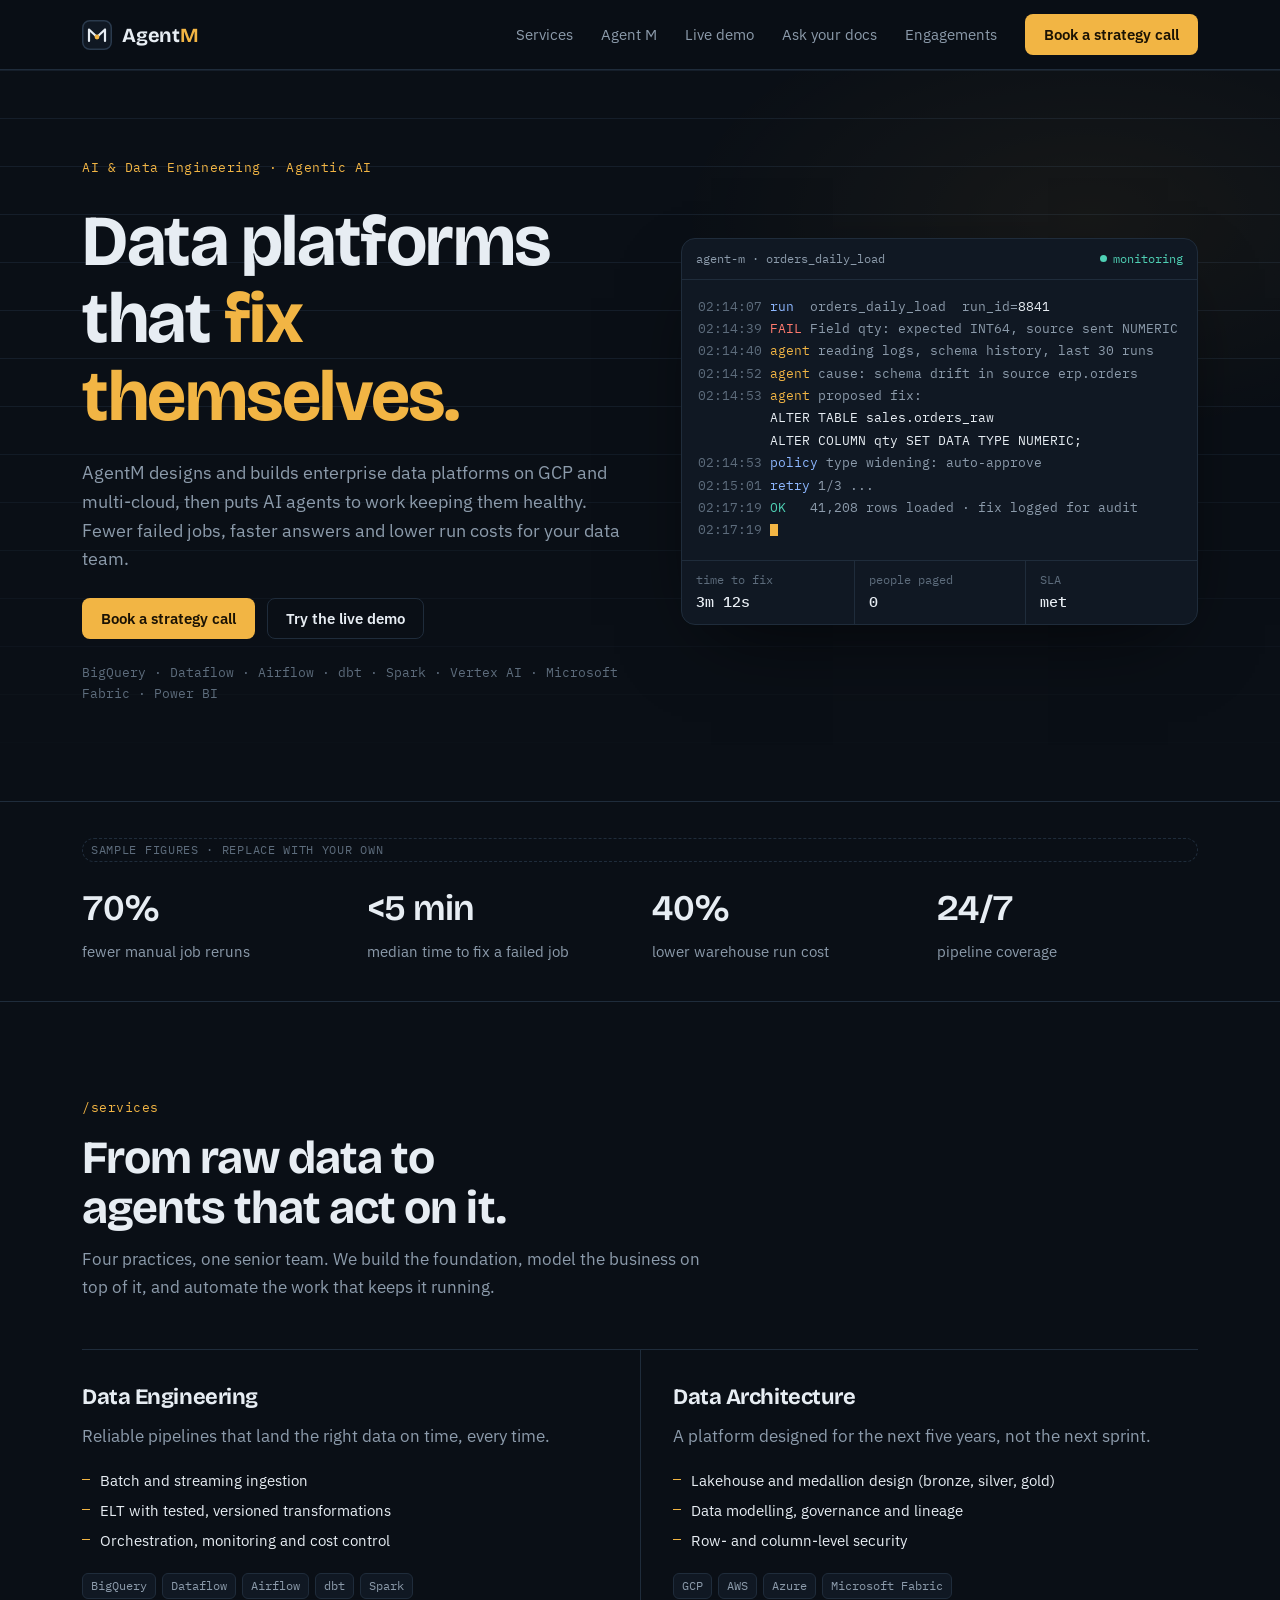
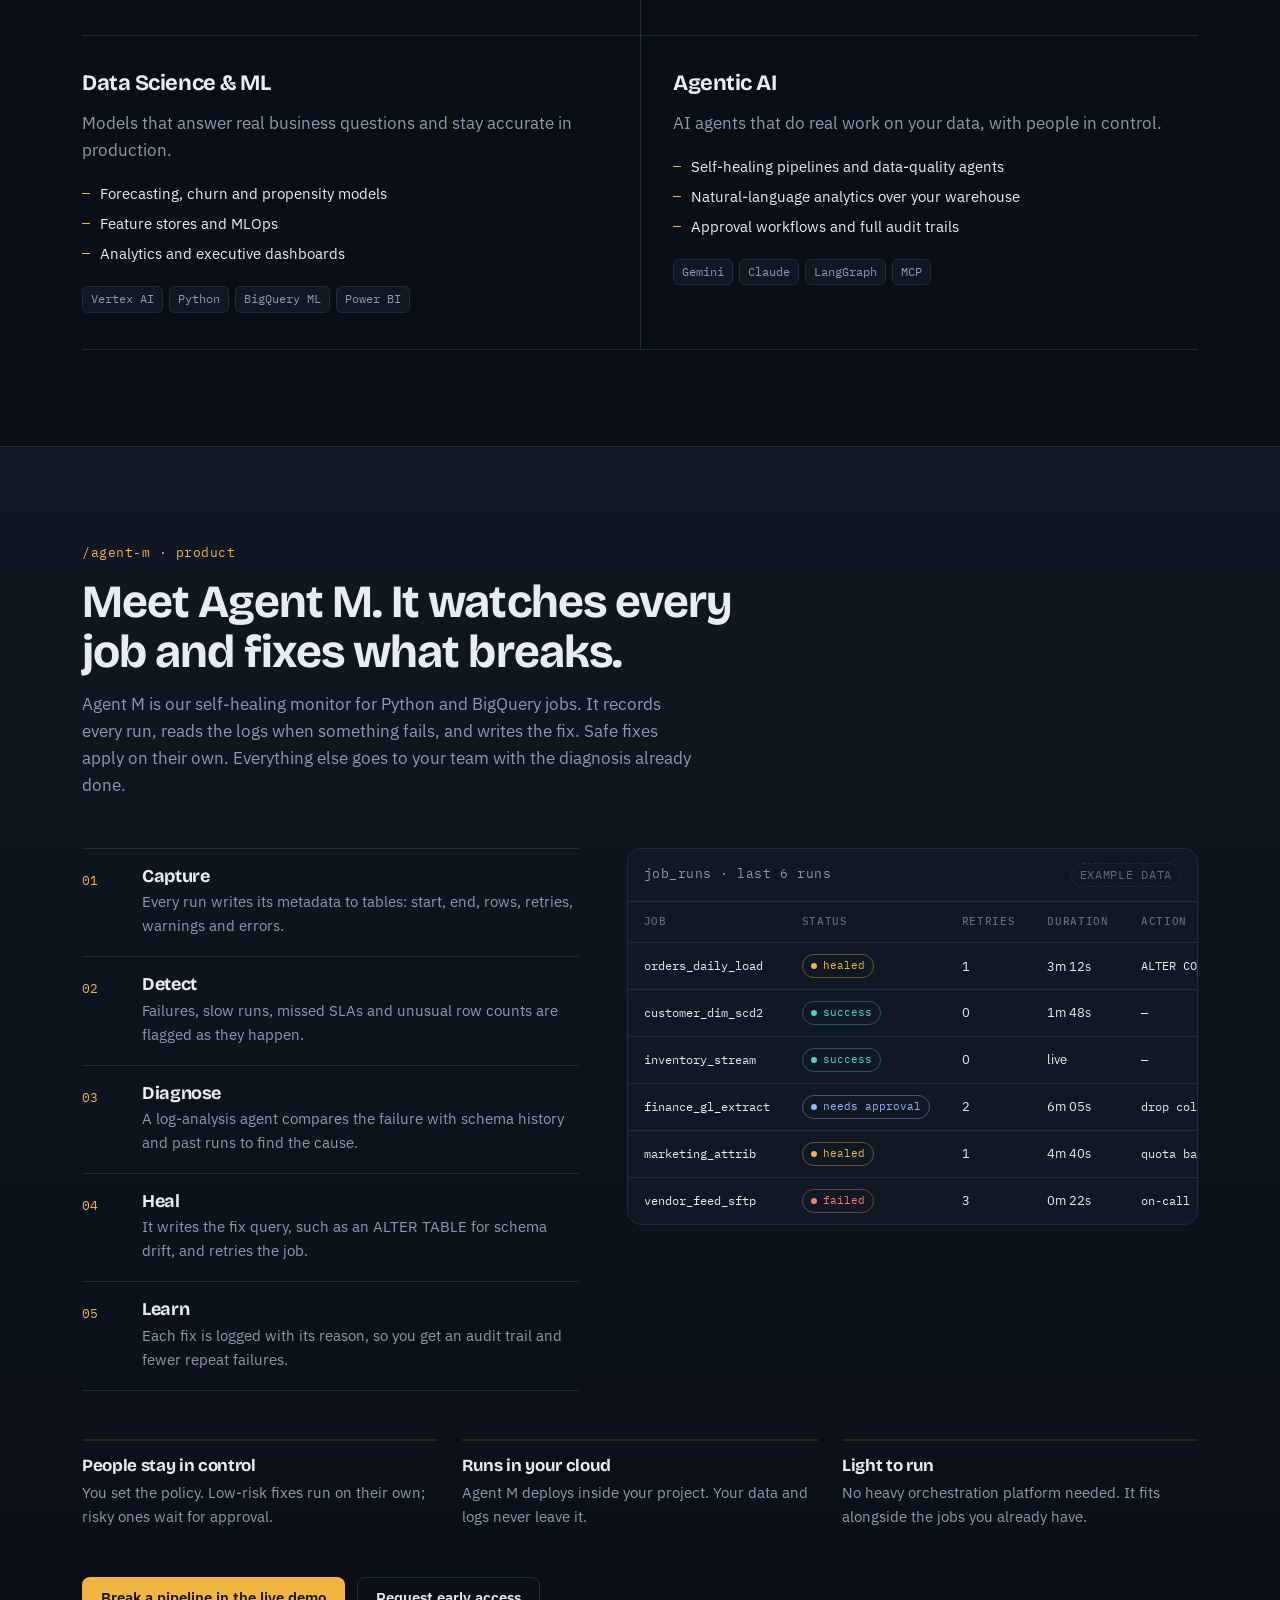
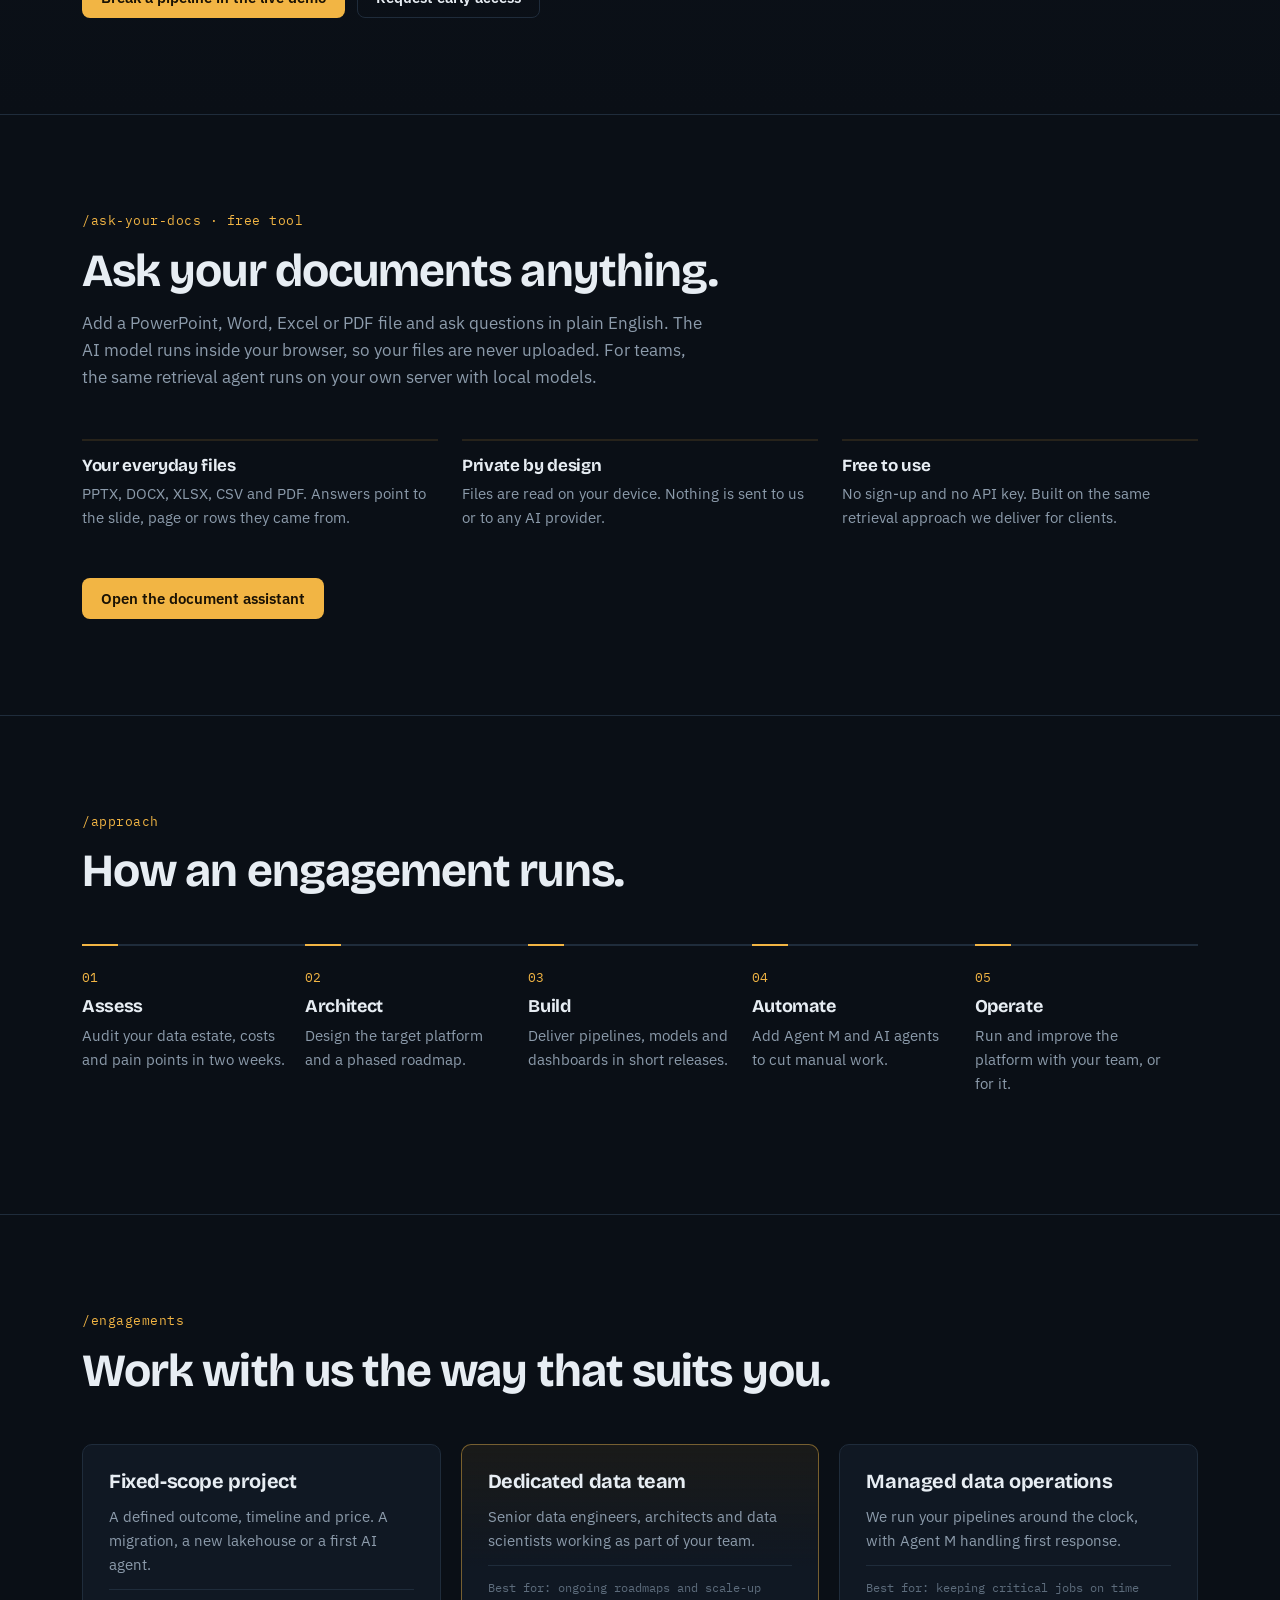
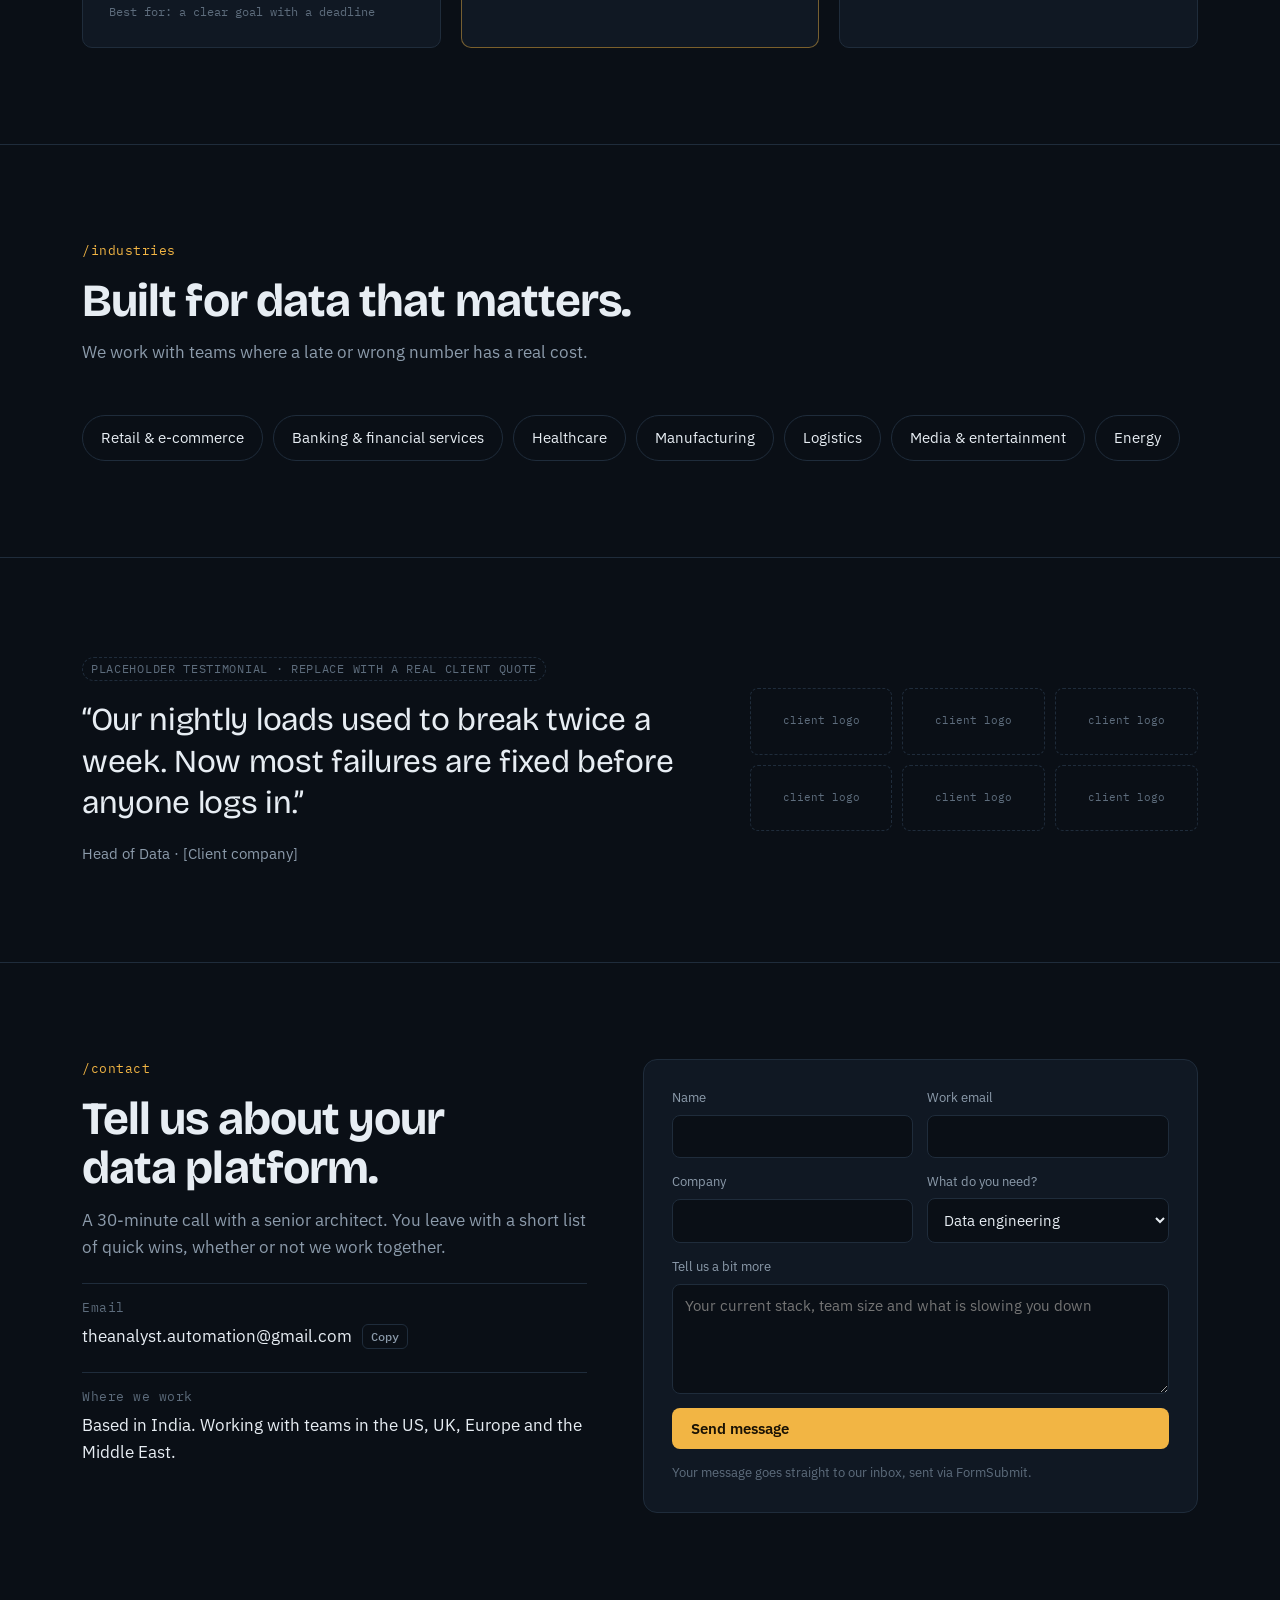
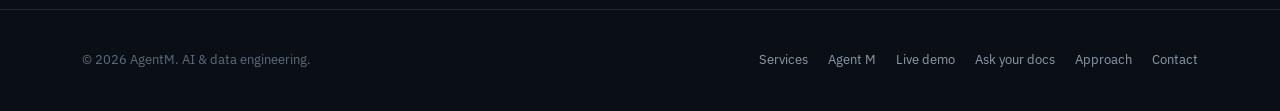
<file: index.html>
<!DOCTYPE html>
<html lang="en">
<head>
  <meta charset="utf-8">
  <meta name="viewport" content="width=device-width, initial-scale=1, viewport-fit=cover">
  <title>AgentM | AI &amp; Data Engineering</title>
  <meta name="description" content="AgentM designs and builds enterprise data platforms and AI agents that keep them healthy. Data engineering, data architecture, data science and agentic AI.">
  <link rel="icon" href="assets/favicon.svg" type="image/svg+xml">
  <link rel="preconnect" href="https://fonts.googleapis.com">
  <link rel="preconnect" href="https://fonts.gstatic.com" crossorigin>
  <link rel="stylesheet" href="https://fonts.googleapis.com/css2?family=Bricolage+Grotesque:opsz,wght@12..96,400;12..96,600;12..96,700&family=IBM+Plex+Sans:wght@400;500;600&family=IBM+Plex+Mono:wght@400;500&display=swap">
  <link rel="stylesheet" href="css/styles.css">
</head>
<body>
<header class="top">
  <div class="wrap">
    <a class="brand" href="#top" aria-label="AgentM home">
      <svg width="30" height="30" viewBox="0 0 30 30" aria-hidden="true">
        <rect x="0.75" y="0.75" width="28.5" height="28.5" rx="7" fill="#101823" stroke="#2A3A4D" stroke-width="1.5"/>
        <path d="M7 21V9.5l8 7.5 8-7.5V21" fill="none" stroke="#E7EDF3" stroke-width="2.2" stroke-linecap="round" stroke-linejoin="round"/>
        <circle cx="15" cy="17" r="2.4" fill="#F2B544"/>
      </svg>
      <span>Agent<b>M</b></span>
    </a>
    <button class="menu-btn" id="menuBtn" aria-expanded="false" aria-controls="nav">Menu</button>
    <nav class="nav" id="nav">
      <a href="#services">Services</a>
      <a href="#agent-m">Agent M</a>
      <a href="monitor.html">Live demo</a>
      <a href="ask.html">Ask your docs</a>
      <a href="#engage">Engagements</a>
      <a class="btn btn-primary" href="#contact">Book a strategy call</a>
    </nav>
  </div>
</header>

<main id="top">
  <section class="hero">
    <div class="wrap">
      <div class="hero-copy">
        <span class="label">AI &amp; Data Engineering · Agentic AI</span>
        <h1>Data platforms that <em>fix themselves.</em></h1>
        <p class="lede">AgentM designs and builds enterprise data platforms on GCP and multi-cloud, then puts AI agents to work keeping them healthy. Fewer failed jobs, faster answers and lower run costs for your data team.</p>
        <div class="cta-row">
          <a class="btn btn-primary" href="#contact">Book a strategy call</a>
          <a class="btn btn-ghost" href="monitor.html">Try the live demo</a>
        </div>
        <p class="stack-line">BigQuery · Dataflow · Airflow · dbt · Spark · Vertex AI · Microsoft Fabric · Power BI</p>
      </div>

      <div class="console" aria-label="Example: Agent M healing a failed pipeline job">
        <div class="console-bar">
          <span>agent-m · orders_daily_load</span>
          <span class="live">monitoring</span>
        </div>
<pre class="log" id="log"><span class="ln"><span class="t">02:14:07</span> <span class="i">run</span>  orders_daily_load  run_id=<span class="w">8841</span></span><span class="ln"><span class="t">02:14:39</span> <span class="f">FAIL</span> Field qty: expected INT64, source sent NUMERIC</span><span class="ln"><span class="t">02:14:40</span> <span class="a">agent</span> reading logs, schema history, last 30 runs</span><span class="ln"><span class="t">02:14:52</span> <span class="a">agent</span> cause: schema drift in source erp.orders</span><span class="ln"><span class="t">02:14:53</span> <span class="a">agent</span> proposed fix:</span><span class="ln">         <span class="w">ALTER TABLE sales.orders_raw</span></span><span class="ln">         <span class="w">ALTER COLUMN qty SET DATA TYPE NUMERIC;</span></span><span class="ln"><span class="t">02:14:53</span> <span class="i">policy</span> type widening: auto-approve</span><span class="ln"><span class="t">02:15:01</span> <span class="i">retry</span> 1/3 ...</span><span class="ln"><span class="t">02:17:19</span> <span class="ok">OK</span>   41,208 rows loaded · fix logged for audit</span><span class="ln"><span class="t">02:17:19</span> <span class="cursor"></span></span></pre>
        <div class="console-foot">
          <div>time to fix<strong>3m 12s</strong></div>
          <div>people paged<strong>0</strong></div>
          <div>SLA<strong>met</strong></div>
        </div>
      </div>
    </div>
  </section>

  <section class="metrics" aria-label="Results">
    <div class="wrap">
      <span class="tag">Sample figures · replace with your own</span>
      <div class="metric-row">
        <div class="metric"><strong>70%</strong><span>fewer manual job reruns</span></div>
        <div class="metric"><strong>&lt;5 min</strong><span>median time to fix a failed job</span></div>
        <div class="metric"><strong>40%</strong><span>lower warehouse run cost</span></div>
        <div class="metric"><strong>24/7</strong><span>pipeline coverage</span></div>
      </div>
    </div>
  </section>

  <section class="block" id="services">
    <div class="wrap">
      <div class="sec-head">
        <span class="label">/services</span>
        <h2>From raw data to agents that act on it.</h2>
        <p class="lede">Four practices, one senior team. We build the foundation, model the business on top of it, and automate the work that keeps it running.</p>
      </div>
      <div class="services">
        <article class="svc">
          <h3>Data Engineering</h3>
          <p>Reliable pipelines that land the right data on time, every time.</p>
          <ul>
            <li>Batch and streaming ingestion</li>
            <li>ELT with tested, versioned transformations</li>
            <li>Orchestration, monitoring and cost control</li>
          </ul>
          <div class="chips"><span class="chip">BigQuery</span><span class="chip">Dataflow</span><span class="chip">Airflow</span><span class="chip">dbt</span><span class="chip">Spark</span></div>
        </article>
        <article class="svc">
          <h3>Data Architecture</h3>
          <p>A platform designed for the next five years, not the next sprint.</p>
          <ul>
            <li>Lakehouse and medallion design (bronze, silver, gold)</li>
            <li>Data modelling, governance and lineage</li>
            <li>Row- and column-level security</li>
          </ul>
          <div class="chips"><span class="chip">GCP</span><span class="chip">AWS</span><span class="chip">Azure</span><span class="chip">Microsoft Fabric</span></div>
        </article>
        <article class="svc">
          <h3>Data Science &amp; ML</h3>
          <p>Models that answer real business questions and stay accurate in production.</p>
          <ul>
            <li>Forecasting, churn and propensity models</li>
            <li>Feature stores and MLOps</li>
            <li>Analytics and executive dashboards</li>
          </ul>
          <div class="chips"><span class="chip">Vertex AI</span><span class="chip">Python</span><span class="chip">BigQuery ML</span><span class="chip">Power BI</span></div>
        </article>
        <article class="svc">
          <h3>Agentic AI</h3>
          <p>AI agents that do real work on your data, with people in control.</p>
          <ul>
            <li>Self-healing pipelines and data-quality agents</li>
            <li>Natural-language analytics over your warehouse</li>
            <li>Approval workflows and full audit trails</li>
          </ul>
          <div class="chips"><span class="chip">Gemini</span><span class="chip">Claude</span><span class="chip">LangGraph</span><span class="chip">MCP</span></div>
        </article>
      </div>
    </div>
  </section>

  <section class="block product" id="agent-m">
    <div class="wrap">
      <div class="sec-head">
        <span class="label">/agent-m · product</span>
        <h2>Meet Agent M. It watches every job and fixes what breaks.</h2>
        <p class="lede">Agent M is our self-healing monitor for Python and BigQuery jobs. It records every run, reads the logs when something fails, and writes the fix. Safe fixes apply on their own. Everything else goes to your team with the diagnosis already done.</p>
      </div>

      <div class="product-grid">
        <ol class="steps">
          <li><div><h3>Capture</h3><p>Every run writes its metadata to tables: start, end, rows, retries, warnings and errors.</p></div></li>
          <li><div><h3>Detect</h3><p>Failures, slow runs, missed SLAs and unusual row counts are flagged as they happen.</p></div></li>
          <li><div><h3>Diagnose</h3><p>A log-analysis agent compares the failure with schema history and past runs to find the cause.</p></div></li>
          <li><div><h3>Heal</h3><p>It writes the fix query, such as an ALTER TABLE for schema drift, and retries the job.</p></div></li>
          <li><div><h3>Learn</h3><p>Each fix is logged with its reason, so you get an audit trail and fewer repeat failures.</p></div></li>
        </ol>

        <div class="table-card">
          <header>
            <span class="label">job_runs · last 6 runs</span>
            <span class="tag">Example data</span>
          </header>
          <div class="table-scroll">
            <table>
              <thead><tr><th>Job</th><th>Status</th><th>Retries</th><th>Duration</th><th>Action</th></tr></thead>
              <tbody>
                <tr><td class="mono">orders_daily_load</td><td><span class="pill p-heal">healed</span></td><td>1</td><td>3m 12s</td><td class="mono">ALTER COLUMN qty</td></tr>
                <tr><td class="mono">customer_dim_scd2</td><td><span class="pill p-ok">success</span></td><td>0</td><td>1m 48s</td><td class="mono">—</td></tr>
                <tr><td class="mono">inventory_stream</td><td><span class="pill p-ok">success</span></td><td>0</td><td>live</td><td class="mono">—</td></tr>
                <tr><td class="mono">finance_gl_extract</td><td><span class="pill p-wait">needs approval</span></td><td>2</td><td>6m 05s</td><td class="mono">drop column proposed</td></tr>
                <tr><td class="mono">marketing_attrib</td><td><span class="pill p-heal">healed</span></td><td>1</td><td>4m 40s</td><td class="mono">quota backoff</td></tr>
                <tr><td class="mono">vendor_feed_sftp</td><td><span class="pill p-fail">failed</span></td><td>3</td><td>0m 22s</td><td class="mono">on-call paged</td></tr>
              </tbody>
            </table>
          </div>
        </div>
      </div>

      <div class="guard">
        <div><h3>People stay in control</h3><p>You set the policy. Low-risk fixes run on their own; risky ones wait for approval.</p></div>
        <div><h3>Runs in your cloud</h3><p>Agent M deploys inside your project. Your data and logs never leave it.</p></div>
        <div><h3>Light to run</h3><p>No heavy orchestration platform needed. It fits alongside the jobs you already have.</p></div>
      </div>

      <div class="cta-row">
        <a class="btn btn-primary" href="monitor.html">Break a pipeline in the live demo</a>
        <a class="btn btn-ghost" href="#contact">Request early access</a>
      </div>
    </div>
  </section>

  <section class="block" id="ask">
    <div class="wrap">
      <div class="sec-head">
        <span class="label">/ask-your-docs · free tool</span>
        <h2>Ask your documents anything.</h2>
        <p class="lede">Add a PowerPoint, Word, Excel or PDF file and ask questions in plain English. The AI model runs inside your browser, so your files are never uploaded. For teams, the same retrieval agent runs on your own server with local models.</p>
      </div>
      <div class="guard">
        <div><h3>Your everyday files</h3><p>PPTX, DOCX, XLSX, CSV and PDF. Answers point to the slide, page or rows they came from.</p></div>
        <div><h3>Private by design</h3><p>Files are read on your device. Nothing is sent to us or to any AI provider.</p></div>
        <div><h3>Free to use</h3><p>No sign-up and no API key. Built on the same retrieval approach we deliver for clients.</p></div>
      </div>
      <div class="cta-row"><a class="btn btn-primary" href="ask.html">Open the document assistant</a></div>
    </div>
  </section>

  <section class="block" id="approach">
    <div class="wrap">
      <div class="sec-head">
        <span class="label">/approach</span>
        <h2>How an engagement runs.</h2>
      </div>
      <div class="approach">
        <div class="phase"><h3>Assess</h3><p>Audit your data estate, costs and pain points in two weeks.</p></div>
        <div class="phase"><h3>Architect</h3><p>Design the target platform and a phased roadmap.</p></div>
        <div class="phase"><h3>Build</h3><p>Deliver pipelines, models and dashboards in short releases.</p></div>
        <div class="phase"><h3>Automate</h3><p>Add Agent M and AI agents to cut manual work.</p></div>
        <div class="phase"><h3>Operate</h3><p>Run and improve the platform with your team, or for it.</p></div>
      </div>
    </div>
  </section>

  <section class="block" id="engage">
    <div class="wrap">
      <div class="sec-head">
        <span class="label">/engagements</span>
        <h2>Work with us the way that suits you.</h2>
      </div>
      <div class="models">
        <article class="model">
          <h3>Fixed-scope project</h3>
          <p>A defined outcome, timeline and price. A migration, a new lakehouse or a first AI agent.</p>
          <p class="fit">Best for: a clear goal with a deadline</p>
        </article>
        <article class="model feature">
          <h3>Dedicated data team</h3>
          <p>Senior data engineers, architects and data scientists working as part of your team.</p>
          <p class="fit">Best for: ongoing roadmaps and scale-up</p>
        </article>
        <article class="model">
          <h3>Managed data operations</h3>
          <p>We run your pipelines around the clock, with Agent M handling first response.</p>
          <p class="fit">Best for: keeping critical jobs on time</p>
        </article>
      </div>
    </div>
  </section>

  <section class="block" id="industries">
    <div class="wrap">
      <div class="sec-head">
        <span class="label">/industries</span>
        <h2>Built for data that matters.</h2>
        <p class="lede">We work with teams where a late or wrong number has a real cost.</p>
      </div>
      <div class="inds">
        <span class="ind">Retail &amp; e-commerce</span>
        <span class="ind">Banking &amp; financial services</span>
        <span class="ind">Healthcare</span>
        <span class="ind">Manufacturing</span>
        <span class="ind">Logistics</span>
        <span class="ind">Media &amp; entertainment</span>
        <span class="ind">Energy</span>
      </div>
    </div>
  </section>

  <section class="block" id="proof">
    <div class="wrap">
      <div class="proof">
        <div>
          <span class="tag">Placeholder testimonial · replace with a real client quote</span>
          <blockquote style="margin-top:18px">“Our nightly loads used to break twice a week. Now most failures are fixed before anyone logs in.”</blockquote>
          <p class="cite">Head of Data · [Client company]</p>
        </div>
        <div class="logos" aria-label="Client logo placeholders">
          <div class="logo-slot">client logo</div><div class="logo-slot">client logo</div><div class="logo-slot">client logo</div>
          <div class="logo-slot">client logo</div><div class="logo-slot">client logo</div><div class="logo-slot">client logo</div>
        </div>
      </div>
    </div>
  </section>

  <section class="block" id="contact">
    <div class="wrap">
      <div class="contact">
        <div class="contact-info">
          <div class="sec-head">
            <span class="label">/contact</span>
            <h2>Tell us about your data platform.</h2>
            <p class="lede">A 30-minute call with a senior architect. You leave with a short list of quick wins, whether or not we work together.</p>
          </div>
          <div class="info-row">
            <span class="label">Email</span>
            <div class="copy-line"><span id="email">theanalyst.automation@gmail.com</span><button class="copy-btn" id="copyEmail" type="button">Copy</button></div>
          </div>
          <div class="info-row">
            <span class="label">Where we work</span>
            <span>Based in India. Working with teams in the US, UK, Europe and the Middle East.</span>
          </div>
        </div>

        <form id="contactForm" novalidate>
          <div class="field-row">
            <div class="field"><label for="f-name">Name</label><input id="f-name" name="name" autocomplete="name" required></div>
            <div class="field"><label for="f-email">Work email</label><input id="f-email" name="email" type="email" autocomplete="email" required></div>
          </div>
          <div class="field-row">
            <div class="field"><label for="f-company">Company</label><input id="f-company" name="company" autocomplete="organization"></div>
            <div class="field"><label for="f-need">What do you need?</label>
              <select id="f-need" name="need">
                <option>Data engineering</option>
                <option>Data architecture</option>
                <option>Data science &amp; ML</option>
                <option>Agentic AI</option>
                <option>Agent M early access</option>
                <option>Document Q&amp;A for my team</option>
              </select>
            </div>
          </div>
          <div class="field"><label for="f-msg">Tell us a bit more</label><textarea id="f-msg" name="message" placeholder="Your current stack, team size and what is slowing you down"></textarea></div>
          <input class="sr-only" type="text" name="_honey" tabindex="-1" autocomplete="off" aria-hidden="true">
          <button class="btn btn-primary" type="submit">Send message</button>
          <p class="form-note" id="formNote">Your message goes straight to our inbox, sent via FormSubmit.</p>
          <p class="form-msg" id="formMsg" hidden></p>
        </form>
      </div>
    </div>
  </section>
</main>

<footer>
  <div class="wrap">
    <span>© 2026 AgentM. AI &amp; data engineering.</span>
    <nav aria-label="Footer">
      <a href="#services">Services</a>
      <a href="#agent-m">Agent M</a>
      <a href="monitor.html">Live demo</a>
      <a href="ask.html">Ask your docs</a>
      <a href="#approach">Approach</a>
      <a href="#contact">Contact</a>
    </nav>
  </div>
</footer>

<script src="js/main.js"></script>
</body>
</html>
</file>
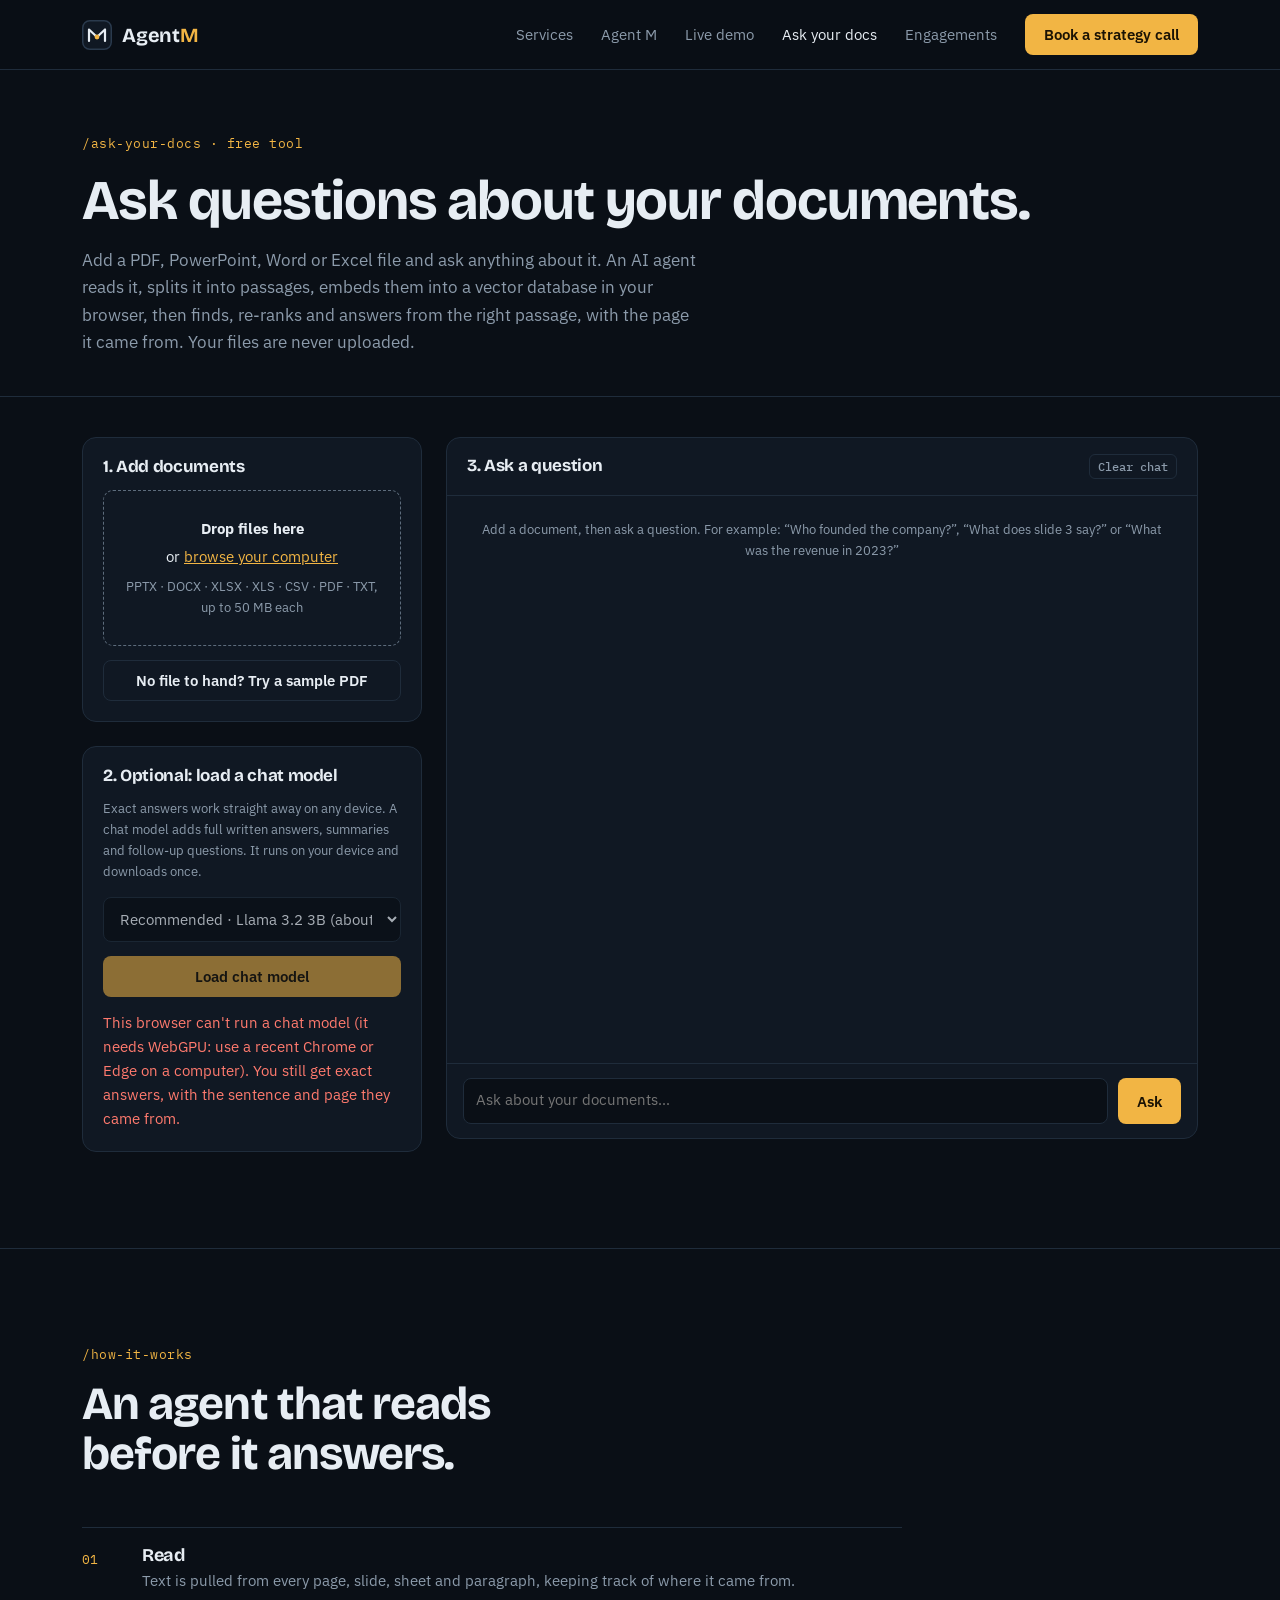
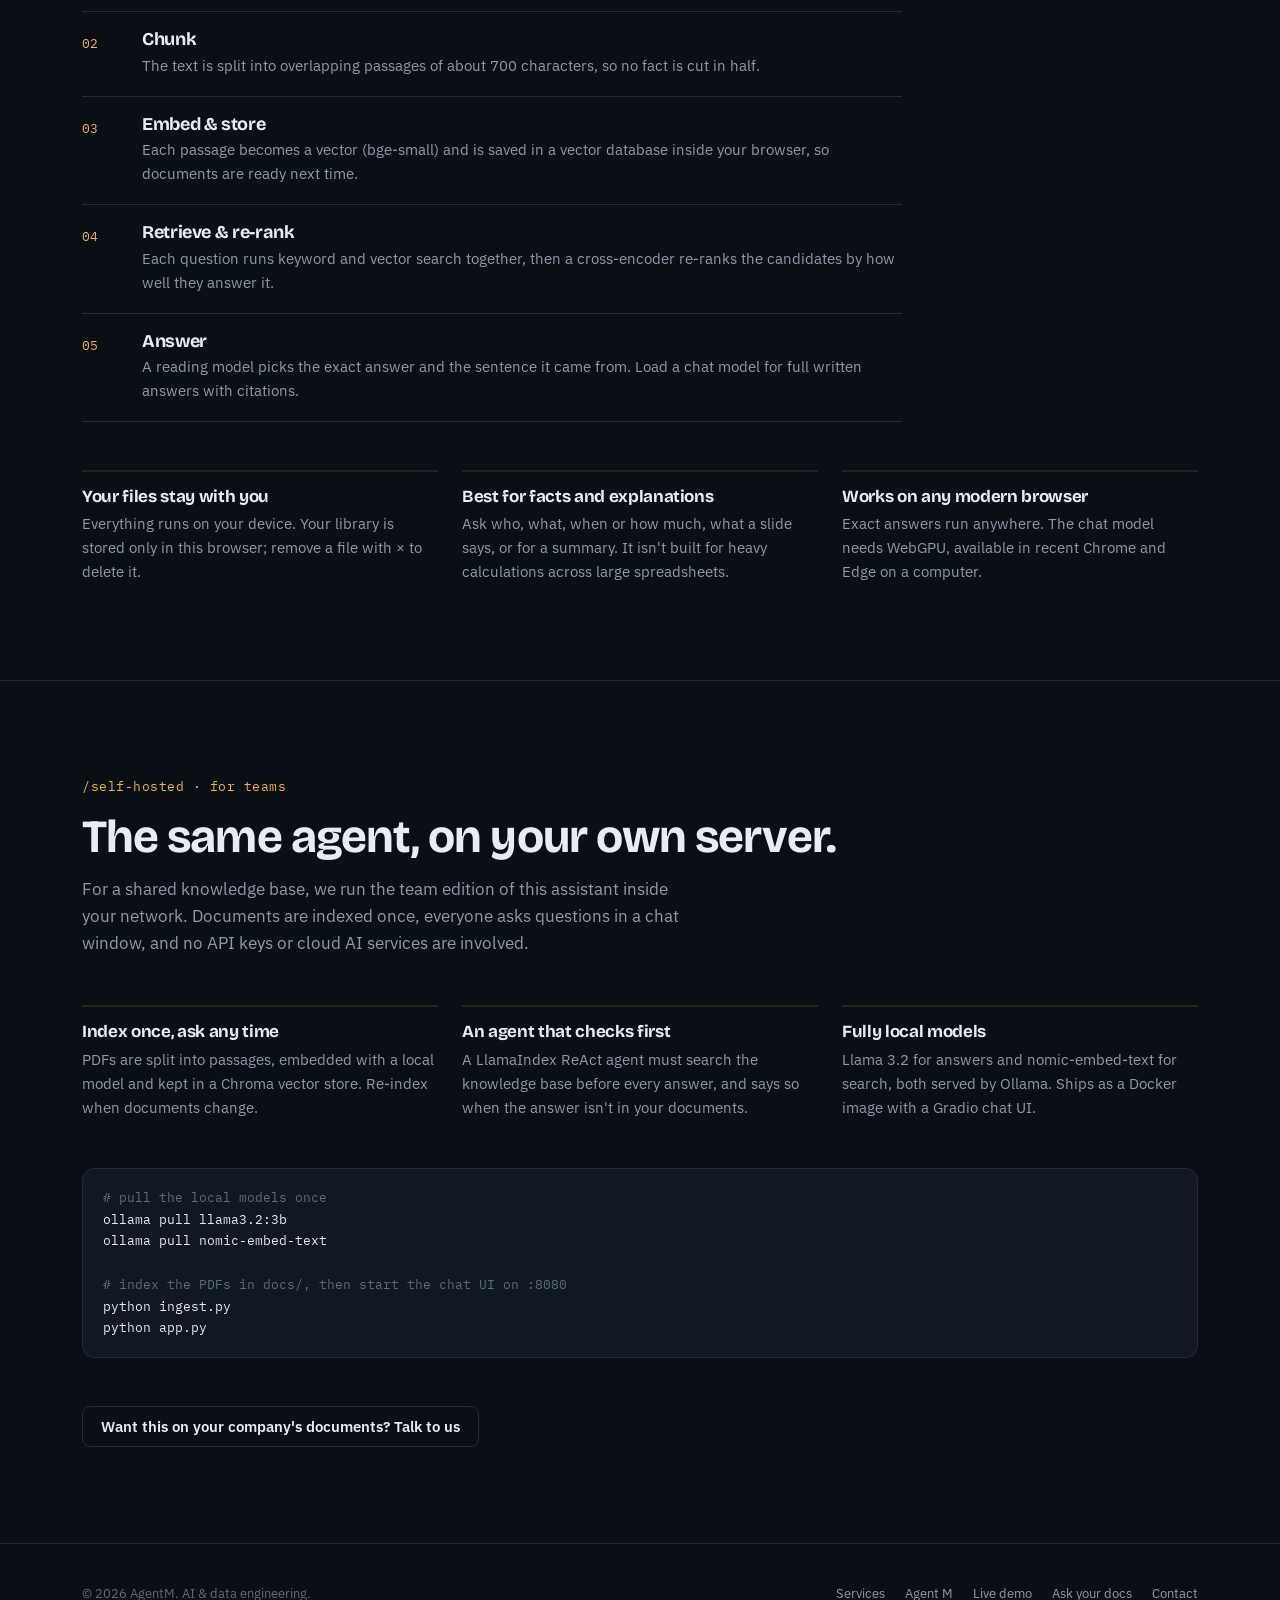
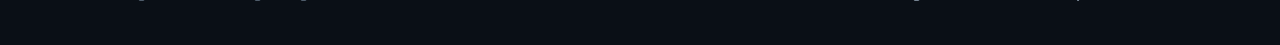
<file: ask.html>
<!DOCTYPE html>
<html lang="en">
<head>
  <meta charset="utf-8">
  <meta name="viewport" content="width=device-width, initial-scale=1, viewport-fit=cover">
  <title>Ask Your Documents | AgentM</title>
  <meta name="description" content="Ask questions about your PowerPoint, Word, Excel and PDF files. Free, and private: the AI runs in your browser, so your files are never uploaded.">
  <link rel="icon" href="assets/favicon.svg" type="image/svg+xml">
  <link rel="preconnect" href="https://fonts.googleapis.com">
  <link rel="preconnect" href="https://fonts.gstatic.com" crossorigin>
  <link rel="stylesheet" href="https://fonts.googleapis.com/css2?family=Bricolage+Grotesque:opsz,wght@12..96,400;12..96,600;12..96,700&family=IBM+Plex+Sans:wght@400;500;600&family=IBM+Plex+Mono:wght@400;500&display=swap">
  <link rel="stylesheet" href="css/styles.css">
</head>
<body>
<header class="top">
  <div class="wrap">
    <a class="brand" href="index.html" aria-label="AgentM home">
      <svg width="30" height="30" viewBox="0 0 30 30" aria-hidden="true">
        <rect x="0.75" y="0.75" width="28.5" height="28.5" rx="7" fill="#101823" stroke="#2A3A4D" stroke-width="1.5"/>
        <path d="M7 21V9.5l8 7.5 8-7.5V21" fill="none" stroke="#E7EDF3" stroke-width="2.2" stroke-linecap="round" stroke-linejoin="round"/>
        <circle cx="15" cy="17" r="2.4" fill="#F2B544"/>
      </svg>
      <span>Agent<b>M</b></span>
    </a>
    <button class="menu-btn" id="menuBtn" aria-expanded="false" aria-controls="nav">Menu</button>
    <nav class="nav" id="nav">
      <a href="index.html#services">Services</a>
      <a href="index.html#agent-m">Agent M</a>
      <a href="monitor.html">Live demo</a>
      <a class="active" href="ask.html" aria-current="page">Ask your docs</a>
      <a href="index.html#engage">Engagements</a>
      <a class="btn btn-primary" href="index.html#contact">Book a strategy call</a>
    </nav>
  </div>
</header>

<main id="top">
  <section class="ask-hero">
    <div class="wrap">
      <span class="label">/ask-your-docs · free tool</span>
      <h1>Ask questions about your documents.</h1>
      <p class="lede">Add a PDF, PowerPoint, Word or Excel file and ask anything about it. An AI agent reads it, splits it into passages, embeds them into a vector database in your browser, then finds, re-ranks and answers from the right passage, with the page it came from. Your files are never uploaded.</p>
    </div>
  </section>

  <section class="ask-app">
    <div class="wrap ask-layout">
      <div class="ask-side">
        <div class="panel">
          <h2 class="panel-title">1. Add documents</h2>
          <label class="drop" id="drop">
            <input class="sr-only" type="file" id="fileInput" multiple accept=".pptx,.docx,.xlsx,.xlsm,.xls,.ods,.csv,.pdf,.txt,.md,.doc,.ppt">
            <strong>Drop files here</strong>
            <span>or <span class="link">browse your computer</span></span>
            <small>PPTX · DOCX · XLSX · XLS · CSV · PDF · TXT, up to 50 MB each</small>
          </label>
          <button class="btn btn-ghost" id="sampleBtn" type="button">No file to hand? Try a sample PDF</button>
          <ul class="file-list" id="fileList"></ul>
          <p class="side-note" id="searchMode"></p>
        </div>

        <div class="panel">
          <h2 class="panel-title">2. Optional: load a chat model</h2>
          <p class="side-note">Exact answers work straight away on any device. A chat model adds full written answers, summaries and follow-up questions. It runs on your device and downloads once.</p>
          <label for="modelSelect" class="sr-only">Chat model</label>
          <select id="modelSelect">
            <option value="Llama-3.2-3B-Instruct" data-name="Llama 3.2 3B">Recommended · Llama 3.2 3B (about 2 GB)</option>
            <option value="Llama-3.2-1B-Instruct" data-name="Llama 3.2 1B">Fast · Llama 3.2 1B (under 1 GB)</option>
            <option value="Llama-3.1-8B-Instruct" data-name="Llama 3.1 8B">Best · Llama 3.1 8B (about 5 GB, strong GPU)</option>
          </select>
          <button class="btn btn-primary" id="loadModel" type="button">Load chat model</button>
          <div class="progress" id="progress" hidden>
            <div class="bar"><span id="progressBar"></span></div>
            <p id="progressText"></p>
          </div>
          <p class="model-status" id="modelStatus" role="status"></p>
        </div>
      </div>

      <div class="panel chat">
        <div class="chat-head">
          <h2 class="panel-title">3. Ask a question</h2>
          <button class="copy-btn" id="clearChat" type="button">Clear chat</button>
        </div>
        <div class="msgs" id="msgs" aria-live="polite"></div>
        <form class="ask-form" id="askForm">
          <label for="question" class="sr-only">Your question</label>
          <textarea id="question" rows="1" placeholder="Ask about your documents…"></textarea>
          <button class="btn btn-primary" id="sendBtn" type="submit">Ask</button>
        </form>
      </div>
    </div>
  </section>

  <section class="block">
    <div class="wrap">
      <div class="sec-head">
        <span class="label">/how-it-works</span>
        <h2>An agent that reads before it answers.</h2>
      </div>
      <ol class="steps pipeline">
        <li><div><h3>Read</h3><p>Text is pulled from every page, slide, sheet and paragraph, keeping track of where it came from.</p></div></li>
        <li><div><h3>Chunk</h3><p>The text is split into overlapping passages of about 700 characters, so no fact is cut in half.</p></div></li>
        <li><div><h3>Embed &amp; store</h3><p>Each passage becomes a vector (bge-small) and is saved in a vector database inside your browser, so documents are ready next time.</p></div></li>
        <li><div><h3>Retrieve &amp; re-rank</h3><p>Each question runs keyword and vector search together, then a cross-encoder re-ranks the candidates by how well they answer it.</p></div></li>
        <li><div><h3>Answer</h3><p>A reading model picks the exact answer and the sentence it came from. Load a chat model for full written answers with citations.</p></div></li>
      </ol>
      <div class="guard">
        <div><h3>Your files stay with you</h3><p>Everything runs on your device. Your library is stored only in this browser; remove a file with × to delete it.</p></div>
        <div><h3>Best for facts and explanations</h3><p>Ask who, what, when or how much, what a slide says, or for a summary. It isn't built for heavy calculations across large spreadsheets.</p></div>
        <div><h3>Works on any modern browser</h3><p>Exact answers run anywhere. The chat model needs WebGPU, available in recent Chrome and Edge on a computer.</p></div>
      </div>
    </div>
  </section>

  <section class="block">
    <div class="wrap">
      <div class="sec-head">
        <span class="label">/self-hosted · for teams</span>
        <h2>The same agent, on your own server.</h2>
        <p class="lede">For a shared knowledge base, we run the team edition of this assistant inside your network. Documents are indexed once, everyone asks questions in a chat window, and no API keys or cloud AI services are involved.</p>
      </div>
      <div class="guard">
        <div><h3>Index once, ask any time</h3><p>PDFs are split into passages, embedded with a local model and kept in a Chroma vector store. Re-index when documents change.</p></div>
        <div><h3>An agent that checks first</h3><p>A LlamaIndex ReAct agent must search the knowledge base before every answer, and says so when the answer isn't in your documents.</p></div>
        <div><h3>Fully local models</h3><p>Llama 3.2 for answers and nomic-embed-text for search, both served by Ollama. Ships as a Docker image with a Gradio chat UI.</p></div>
      </div>
      <pre class="code" aria-label="Running the self-hosted edition"><span class="c"># pull the local models once</span>
ollama pull llama3.2:3b
ollama pull nomic-embed-text

<span class="c"># index the PDFs in docs/, then start the chat UI on :8080</span>
python ingest.py
python app.py</pre>
      <div class="cta-row"><a class="btn btn-ghost" href="index.html#contact">Want this on your company's documents? Talk to us</a></div>
    </div>
  </section>
</main>

<footer>
  <div class="wrap">
    <span>© 2026 AgentM. AI &amp; data engineering.</span>
    <nav aria-label="Footer">
      <a href="index.html#services">Services</a>
      <a href="index.html#agent-m">Agent M</a>
      <a href="monitor.html">Live demo</a>
      <a href="ask.html">Ask your docs</a>
      <a href="index.html#contact">Contact</a>
    </nav>
  </div>
</footer>

<script src="js/main.js"></script>
<script type="module" src="js/ask.js"></script>
</body>
</html>
</file>
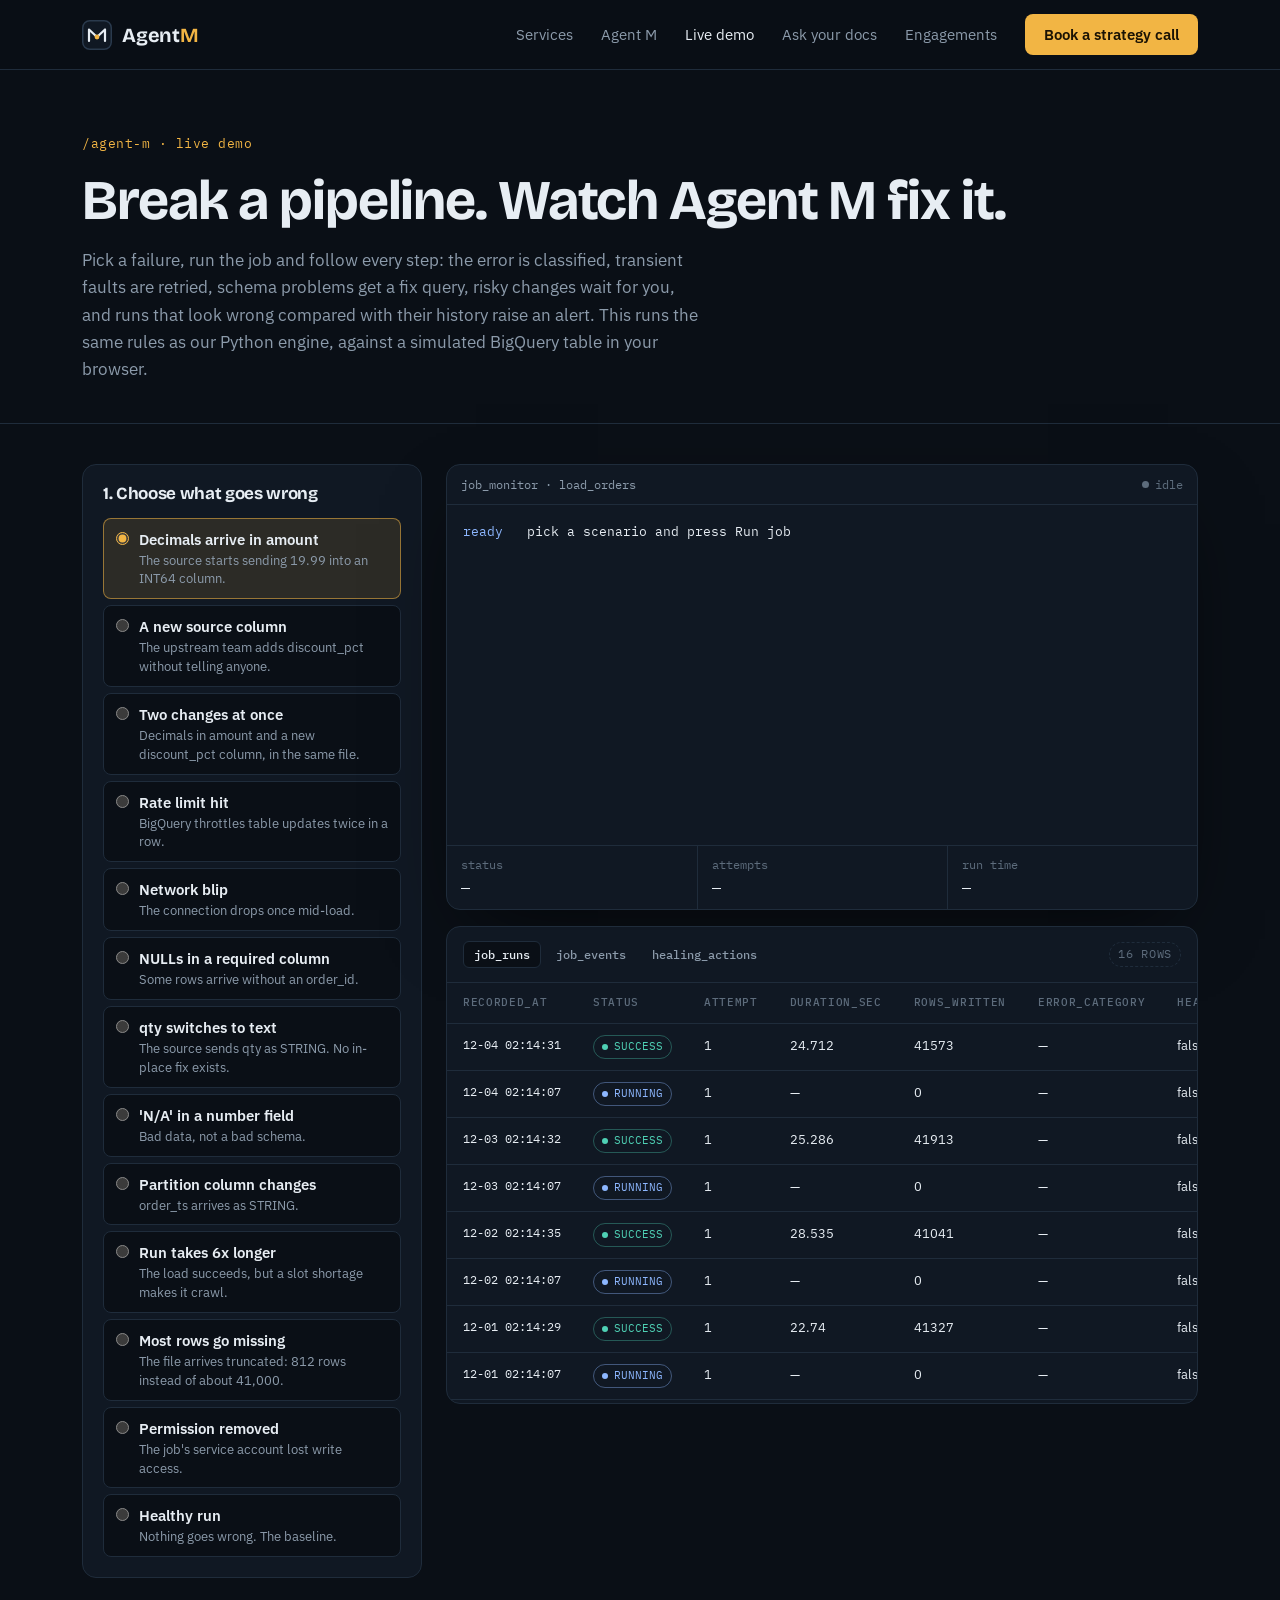
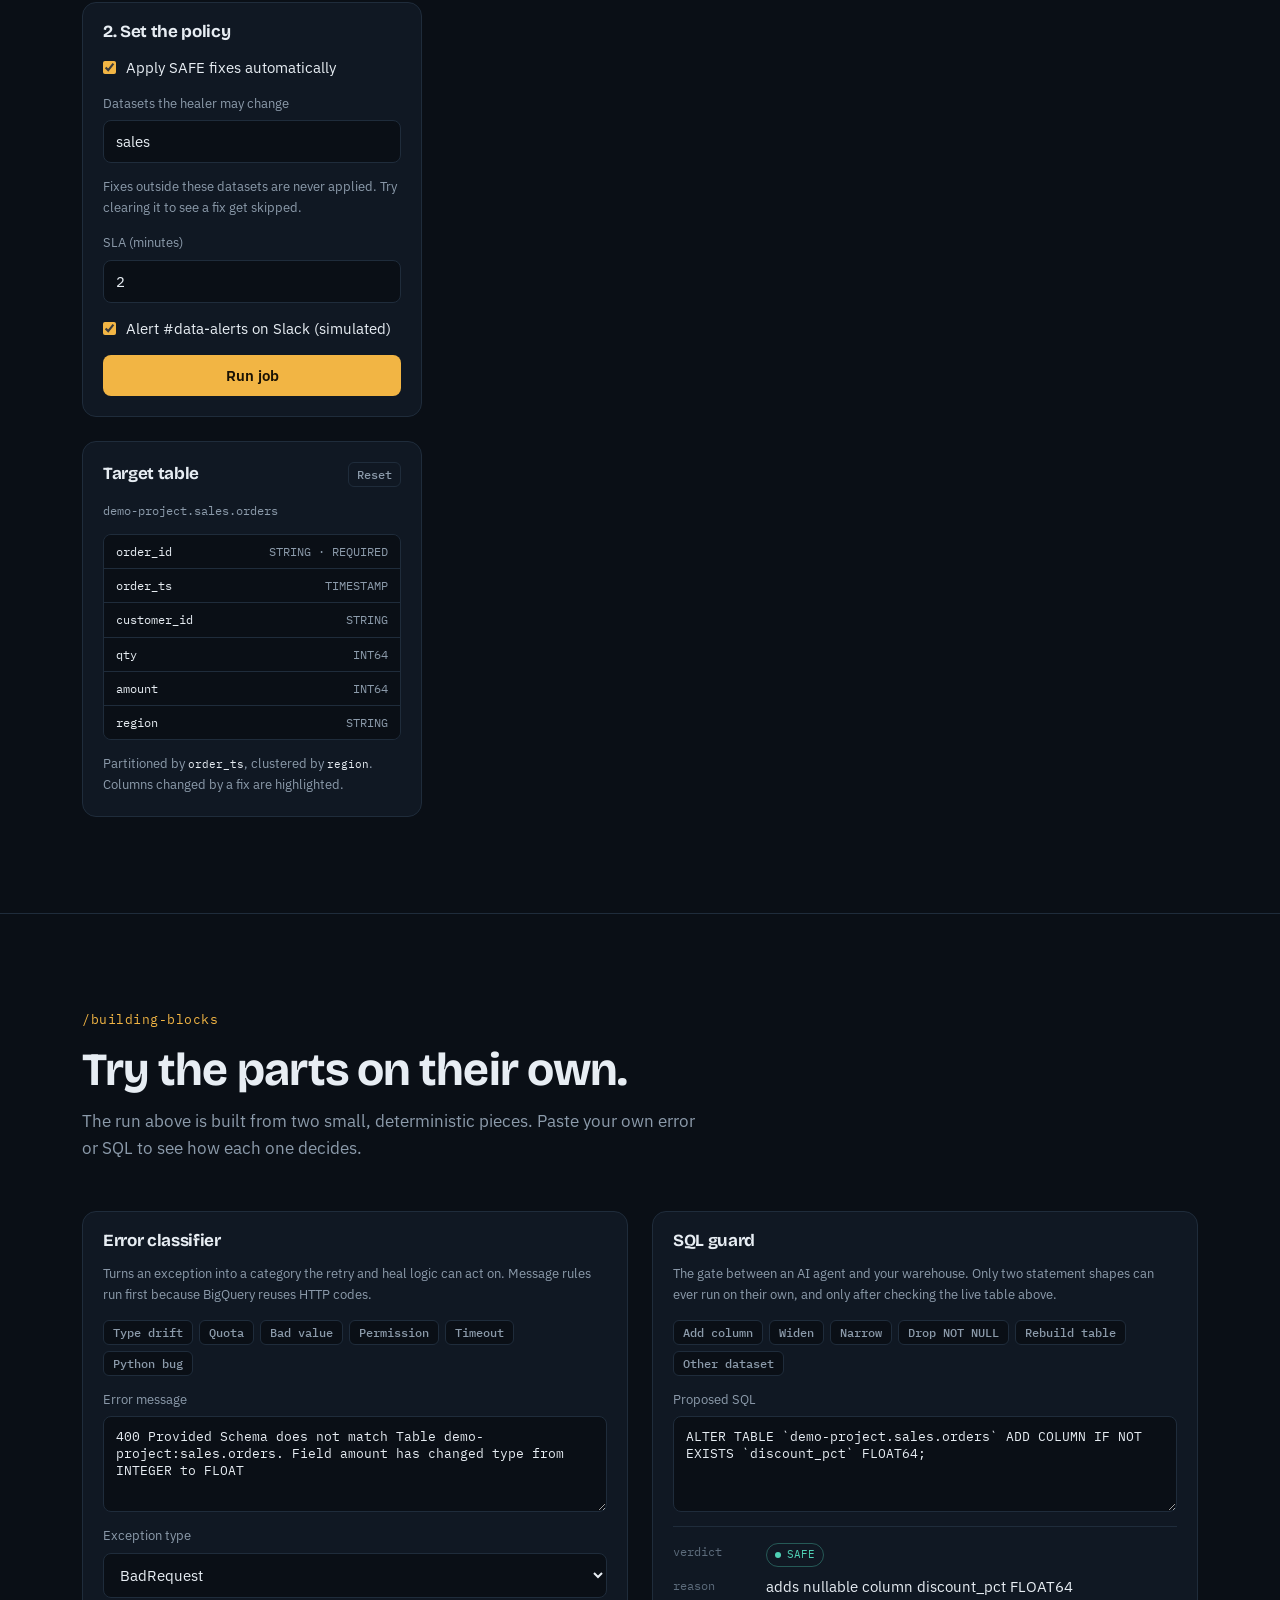
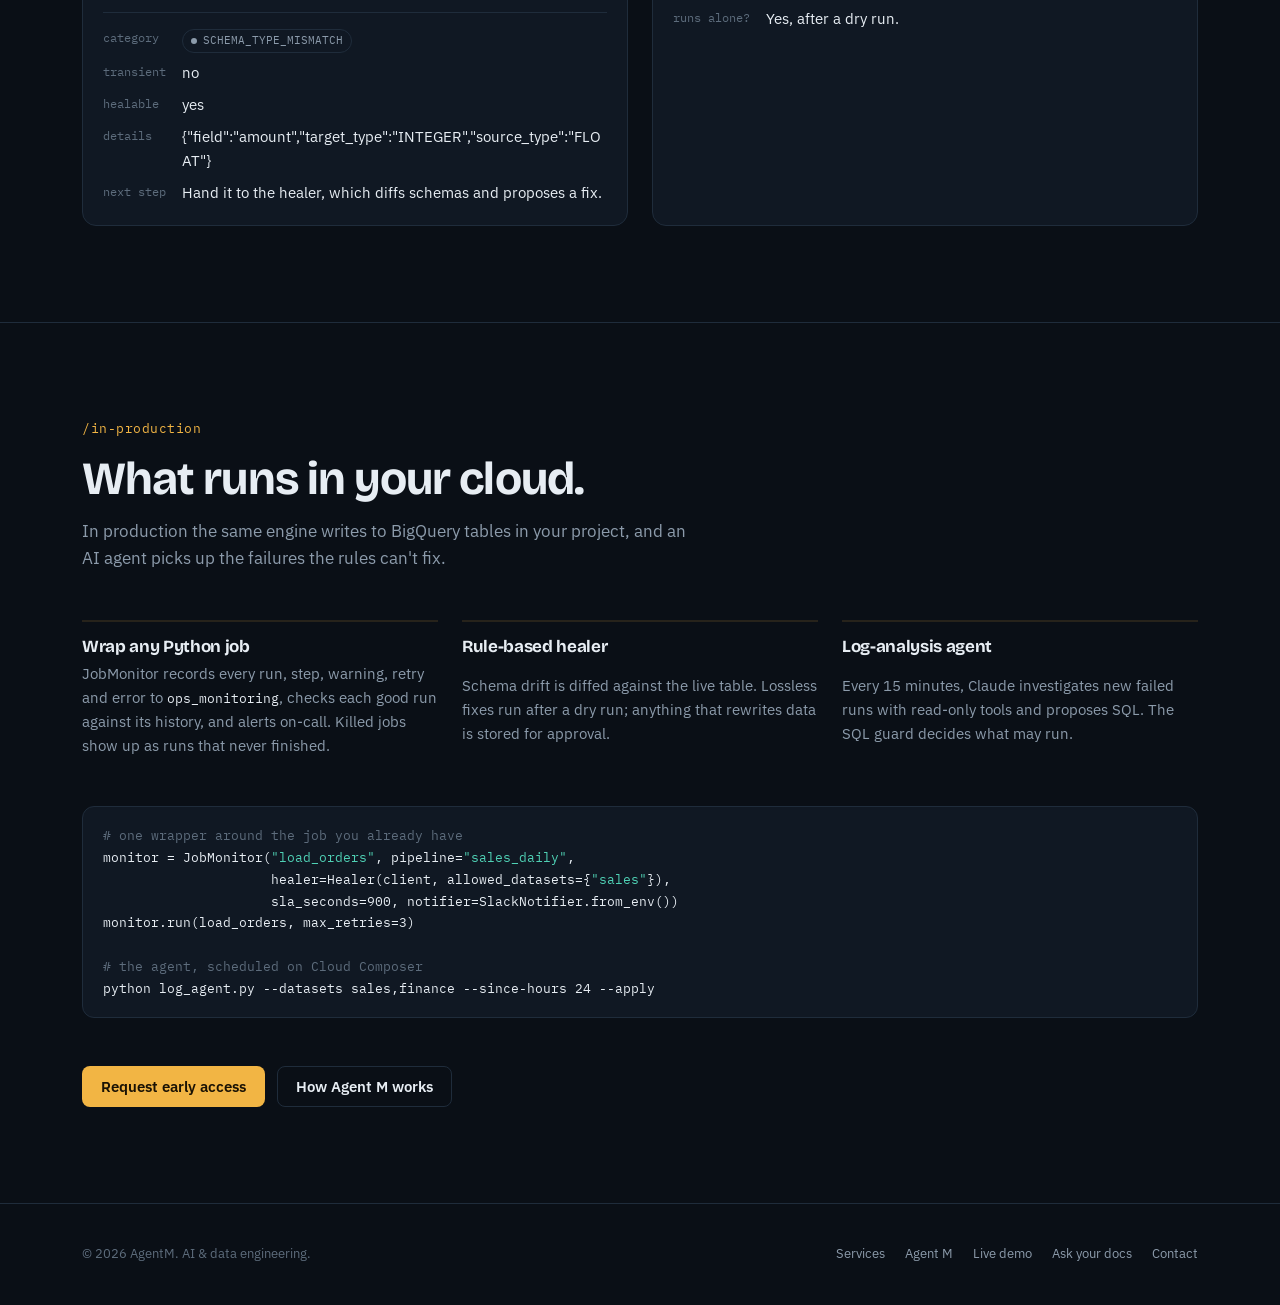
<file: monitor.html>
<!DOCTYPE html>
<html lang="en">
<head>
  <meta charset="utf-8">
  <meta name="viewport" content="width=device-width, initial-scale=1, viewport-fit=cover">
  <title>Agent M Live Demo | AgentM</title>
  <meta name="description" content="Break a data pipeline and watch Agent M diagnose and fix it. A live, in-browser demo of our job monitoring and self-healing engine for Python and BigQuery jobs.">
  <link rel="icon" href="assets/favicon.svg" type="image/svg+xml">
  <link rel="preconnect" href="https://fonts.googleapis.com">
  <link rel="preconnect" href="https://fonts.gstatic.com" crossorigin>
  <link rel="stylesheet" href="https://fonts.googleapis.com/css2?family=Bricolage+Grotesque:opsz,wght@12..96,400;12..96,600;12..96,700&family=IBM+Plex+Sans:wght@400;500;600&family=IBM+Plex+Mono:wght@400;500&display=swap">
  <link rel="stylesheet" href="css/styles.css">
</head>
<body>
<header class="top">
  <div class="wrap">
    <a class="brand" href="index.html" aria-label="AgentM home">
      <svg width="30" height="30" viewBox="0 0 30 30" aria-hidden="true">
        <rect x="0.75" y="0.75" width="28.5" height="28.5" rx="7" fill="#101823" stroke="#2A3A4D" stroke-width="1.5"/>
        <path d="M7 21V9.5l8 7.5 8-7.5V21" fill="none" stroke="#E7EDF3" stroke-width="2.2" stroke-linecap="round" stroke-linejoin="round"/>
        <circle cx="15" cy="17" r="2.4" fill="#F2B544"/>
      </svg>
      <span>Agent<b>M</b></span>
    </a>
    <button class="menu-btn" id="menuBtn" aria-expanded="false" aria-controls="nav">Menu</button>
    <nav class="nav" id="nav">
      <a href="index.html#services">Services</a>
      <a href="index.html#agent-m">Agent M</a>
      <a class="active" href="monitor.html" aria-current="page">Live demo</a>
      <a href="ask.html">Ask your docs</a>
      <a href="index.html#engage">Engagements</a>
      <a class="btn btn-primary" href="index.html#contact">Book a strategy call</a>
    </nav>
  </div>
</header>

<main id="top">
  <section class="ask-hero">
    <div class="wrap">
      <span class="label">/agent-m · live demo</span>
      <h1>Break a pipeline. Watch Agent M fix it.</h1>
      <p class="lede">Pick a failure, run the job and follow every step: the error is classified, transient faults are retried, schema problems get a fix query, risky changes wait for you, and runs that look wrong compared with their history raise an alert. This runs the same rules as our Python engine, against a simulated BigQuery table in your browser.</p>
    </div>
  </section>

  <section class="ask-app">
    <div class="wrap mon-layout">
      <div class="ask-side">
        <div class="panel">
          <h2 class="panel-title">1. Choose what goes wrong</h2>
          <fieldset class="scen-list" id="scenarios">
            <legend class="sr-only">Failure scenario</legend>
          </fieldset>
        </div>

        <div class="panel">
          <h2 class="panel-title">2. Set the policy</h2>
          <label class="check"><input type="checkbox" id="autoApply" checked> Apply SAFE fixes automatically</label>
          <div class="field">
            <label for="allowed">Datasets the healer may change</label>
            <input id="allowed" value="sales" spellcheck="false" autocomplete="off">
          </div>
          <p class="side-note">Fixes outside these datasets are never applied. Try clearing it to see a fix get skipped.</p>
          <div class="field">
            <label for="sla">SLA (minutes)</label>
            <input id="sla" type="number" min="0" step="0.5" value="2" inputmode="decimal">
          </div>
          <label class="check"><input type="checkbox" id="alerts" checked> Alert #data-alerts on Slack (simulated)</label>
          <button class="btn btn-primary" id="runBtn" type="button">Run job</button>
        </div>

        <div class="panel">
          <div class="chat-head bare">
            <h2 class="panel-title">Target table</h2>
            <button class="copy-btn" id="resetTable" type="button">Reset</button>
          </div>
          <p class="mono-sm" id="tableId"></p>
          <ul class="schema" id="schema"></ul>
          <p class="side-note">Partitioned by <code>order_ts</code>, clustered by <code>region</code>. Columns changed by a fix are highlighted.</p>
        </div>
      </div>

      <div class="mon-main">
        <div class="console">
          <div class="console-bar">
            <span id="consoleTitle">job_monitor · load_orders</span>
            <span class="live idle" id="liveTag">idle</span>
          </div>
          <pre class="log mon-log" id="monLog" aria-live="polite"></pre>
          <div class="console-foot">
            <div>status<strong id="statStatus">—</strong></div>
            <div>attempts<strong id="statAttempts">—</strong></div>
            <div>run time<strong id="statTime">—</strong></div>
          </div>
        </div>
        <p class="outcome" id="outcome" hidden></p>
        <div class="slack" id="slack" hidden aria-live="polite"></div>

        <div class="table-card">
          <header>
            <div class="tabs" role="tablist" aria-label="Monitoring tables">
              <button class="tab" role="tab" type="button" data-tab="job_runs" aria-selected="true">job_runs</button>
              <button class="tab" role="tab" type="button" data-tab="job_events" aria-selected="false">job_events</button>
              <button class="tab" role="tab" type="button" data-tab="healing_actions" aria-selected="false">healing_actions</button>
            </div>
            <span class="tag" id="rowCount">0 rows</span>
          </header>
          <div class="table-scroll mon-table" id="tableView" role="tabpanel"></div>
        </div>
      </div>
    </div>
  </section>

  <section class="block">
    <div class="wrap">
      <div class="sec-head">
        <span class="label">/building-blocks</span>
        <h2>Try the parts on their own.</h2>
        <p class="lede">The run above is built from two small, deterministic pieces. Paste your own error or SQL to see how each one decides.</p>
      </div>
      <div class="tools">
        <div class="panel">
          <h3 class="panel-title">Error classifier</h3>
          <p class="side-note">Turns an exception into a category the retry and heal logic can act on. Message rules run first because BigQuery reuses HTTP codes.</p>
          <div class="presets" id="clsPresets"></div>
          <div class="field">
            <label for="clsText">Error message</label>
            <textarea id="clsText" rows="4" spellcheck="false"></textarea>
          </div>
          <div class="field">
            <label for="clsType">Exception type</label>
            <select id="clsType">
              <option>BadRequest</option><option>Forbidden</option><option>NotFound</option>
              <option>TooManyRequests</option><option>ServiceUnavailable</option><option>InternalServerError</option>
              <option>DeadlineExceeded</option><option>ConnectionError</option><option>TimeoutError</option>
              <option>PermissionError</option><option>FileNotFoundError</option>
              <option>KeyError</option><option>ValueError</option><option>TypeError</option><option>Exception</option>
            </select>
          </div>
          <dl class="result" id="clsResult"></dl>
        </div>

        <div class="panel">
          <h3 class="panel-title">SQL guard</h3>
          <p class="side-note">The gate between an AI agent and your warehouse. Only two statement shapes can ever run on their own, and only after checking the live table above.</p>
          <div class="presets" id="sqlPresets"></div>
          <div class="field">
            <label for="sqlText">Proposed SQL</label>
            <textarea id="sqlText" rows="4" spellcheck="false"></textarea>
          </div>
          <dl class="result" id="sqlResult"></dl>
        </div>
      </div>
    </div>
  </section>

  <section class="block">
    <div class="wrap">
      <div class="sec-head">
        <span class="label">/in-production</span>
        <h2>What runs in your cloud.</h2>
        <p class="lede">In production the same engine writes to BigQuery tables in your project, and an AI agent picks up the failures the rules can't fix.</p>
      </div>
      <div class="guard">
        <div><h3>Wrap any Python job</h3><p>JobMonitor records every run, step, warning, retry and error to <code>ops_monitoring</code>, checks each good run against its history, and alerts on-call. Killed jobs show up as runs that never finished.</p></div>
        <div><h3>Rule-based healer</h3><p>Schema drift is diffed against the live table. Lossless fixes run after a dry run; anything that rewrites data is stored for approval.</p></div>
        <div><h3>Log-analysis agent</h3><p>Every 15 minutes, Claude investigates new failed runs with read-only tools and proposes SQL. The SQL guard decides what may run.</p></div>
      </div>
      <pre class="code" aria-label="Example: wrapping a job"><span class="c"># one wrapper around the job you already have</span>
monitor = JobMonitor(<span class="s">"load_orders"</span>, pipeline=<span class="s">"sales_daily"</span>,
                     healer=Healer(client, allowed_datasets={<span class="s">"sales"</span>}),
                     sla_seconds=900, notifier=SlackNotifier.from_env())
monitor.run(load_orders, max_retries=3)

<span class="c"># the agent, scheduled on Cloud Composer</span>
python log_agent.py --datasets sales,finance --since-hours 24 --apply</pre>
      <div class="cta-row">
        <a class="btn btn-primary" href="index.html#contact">Request early access</a>
        <a class="btn btn-ghost" href="index.html#agent-m">How Agent M works</a>
      </div>
    </div>
  </section>
</main>

<footer>
  <div class="wrap">
    <span>© 2026 AgentM. AI &amp; data engineering.</span>
    <nav aria-label="Footer">
      <a href="index.html#services">Services</a>
      <a href="index.html#agent-m">Agent M</a>
      <a href="monitor.html">Live demo</a>
      <a href="ask.html">Ask your docs</a>
      <a href="index.html#contact">Contact</a>
    </nav>
  </div>
</footer>

<script src="js/main.js"></script>
<script type="module" src="js/monitor.js"></script>
</body>
</html>
</file>
<file: css/styles.css>
/* AgentM website styles */
html, body { margin: 0; }
/* Layout: "control room" — editorial single column; hero pairs the thesis with a live Agent M heal log; sections separated by hairlines with path-style labels. */
:root {
  color-scheme: dark;
  --ink: #0A0F16;        /* page ground: blue-black */
  --panel: #101823;      /* raised surfaces */
  --panel-2: #142030;
  --line: #1F2C3B;
  --fg: #E7EDF3;
  --muted: #8C9BAB;
  --dim: #5D6C7C;
  --amber: #F2B544;      /* brand accent: signal amber */
  --amber-soft: rgba(242,181,68,.12);
  --fail: #FF7A6E;       /* semantic */
  --ok: #4FD1B5;
  --info: #8DB7FF;
  --f-display: "Bricolage Grotesque", "Segoe UI", system-ui, sans-serif;
  --f-body: "IBM Plex Sans", "Segoe UI", system-ui, sans-serif;
  --f-mono: "IBM Plex Mono", ui-monospace, "SFMono-Regular", Menlo, Consolas, monospace;
  --s-xs: .8125rem; --s-sm: .9375rem; --s-md: 1.0625rem; --s-lg: 1.375rem; --s-xl: 2rem; --s-2xl: clamp(2.5rem, 5.6vw, 4.5rem);
  --r: 10px;
  --max: 1180px;
}
* { box-sizing: border-box; }
html { scroll-behavior: smooth; }
@media (prefers-reduced-motion: reduce) { html { scroll-behavior: auto; } *, *::before, *::after { animation: none !important; transition: none !important; } }
body {
  background: var(--ink); color: var(--fg);
  font-family: var(--f-body); font-size: var(--s-md); line-height: 1.6;
  -webkit-font-smoothing: antialiased;
}
body::before { content: ""; position: fixed; inset: 0 0 auto; height: env(safe-area-inset-top, 0px); z-index: 10; background: var(--ink); }
a { color: inherit; }
:focus-visible { outline: 2px solid var(--amber); outline-offset: 3px; border-radius: 4px; }
.wrap { max-width: var(--max); margin-inline: auto; padding-left: max(16px, env(safe-area-inset-left, 0px)); padding-right: max(16px, env(safe-area-inset-right, 0px)); }
@media (min-width: 720px) { .wrap { padding-left: max(32px, env(safe-area-inset-left, 0px)); padding-right: max(32px, env(safe-area-inset-right, 0px)); } }
h1, h2, h3 { font-family: var(--f-display); font-weight: 700; line-height: 1.08; letter-spacing: -.02em; text-wrap: balance; margin: 0; }
p { margin: 0; }
.label { font-family: var(--f-mono); font-size: var(--s-xs); color: var(--amber); letter-spacing: .04em; }
.lede { color: var(--muted); max-width: 62ch; }
.tag { display: inline-flex; align-items: center; gap: 6px; font-family: var(--f-mono); font-size: .72rem; letter-spacing: .06em; text-transform: uppercase; color: var(--dim); border: 1px dashed var(--line); padding: 2px 8px; border-radius: 999px; }

/* Header */
.top { position: sticky; top: env(safe-area-inset-top, 0px); z-index: 20; background: rgba(10,15,22,.86); backdrop-filter: blur(10px); border-bottom: 1px solid var(--line); }
.top .wrap { display: flex; align-items: center; justify-content: space-between; gap: 16px; padding-block: 14px; }
.brand { display: flex; align-items: center; gap: 10px; text-decoration: none; font-family: var(--f-display); font-weight: 700; font-size: 1.25rem; letter-spacing: -.01em; }
.brand svg { flex: none; }
.brand b { color: var(--amber); font-weight: 700; }
.nav { display: flex; align-items: center; gap: 28px; }
.nav a { text-decoration: none; color: var(--muted); font-size: var(--s-sm); }
.nav a:hover { color: var(--fg); }
.nav a.btn-primary { color: #1A1204; }
.btn { display: inline-flex; align-items: center; gap: 8px; font: 600 var(--s-sm)/1 var(--f-body); text-decoration: none; padding: 12px 18px; border-radius: 8px; border: 1px solid transparent; cursor: pointer; transition: transform .15s ease, background .15s ease; }
.btn-primary { background: var(--amber); color: #1A1204; }
.btn-primary:hover { transform: translateY(-1px); background: #F6C463; }
.btn-ghost { border-color: var(--line); color: var(--fg); background: transparent; }
.btn-ghost:hover { border-color: var(--dim); }
.menu-btn { display: none; background: none; border: 1px solid var(--line); color: var(--fg); border-radius: 8px; padding: 8px 10px; font: 500 var(--s-sm) var(--f-body); cursor: pointer; }
@media (max-width: 860px) {
  .nav { display: none; position: absolute; left: 0; right: 0; top: 100%; flex-direction: column; align-items: stretch; gap: 0; background: var(--ink); border-bottom: 1px solid var(--line); padding: 8px max(16px, env(safe-area-inset-right, 0px)) 16px max(16px, env(safe-area-inset-left, 0px)); }
  .nav.open { display: flex; }
  .nav a { padding: 12px 0; border-bottom: 1px solid var(--line); }
  .nav .btn { margin-top: 12px; justify-content: center; }
  .menu-btn { display: inline-block; }
}

/* Hero */
.hero { position: relative; overflow: hidden; border-bottom: 1px solid var(--line); }
.hero::before { content: ""; position: absolute; inset: 0; background:
  radial-gradient(600px 320px at 85% 20%, rgba(242,181,68,.10), transparent 70%),
  linear-gradient(var(--line) 1px, transparent 1px) 0 0 / 100% 48px; opacity: .55; mask-image: linear-gradient(to bottom, #000 40%, transparent); pointer-events: none; }
.hero .wrap { position: relative; display: grid; grid-template-columns: 1.05fr 1fr; gap: 56px; align-items: center; padding-block: 88px 96px; }
.hero-copy { display: grid; gap: 24px; min-width: 0; }
.hero h1 { font-size: var(--s-2xl); }
.hero h1 em { font-style: normal; color: var(--amber); }
.hero .lede { font-size: 1.125rem; }
.cta-row { display: flex; flex-wrap: wrap; gap: 12px; }
.stack-line { font-family: var(--f-mono); font-size: var(--s-xs); color: var(--dim); }
@media (max-width: 960px) { .hero .wrap { grid-template-columns: 1fr; padding-block: 56px 64px; gap: 40px; } }

/* Console */
.console { min-width: 0; background: var(--panel); border: 1px solid var(--line); border-radius: 14px; box-shadow: 0 30px 80px -30px rgba(0,0,0,.7); overflow: hidden; }
.console-bar { display: flex; align-items: center; justify-content: space-between; gap: 12px; padding: 10px 14px; border-bottom: 1px solid var(--line); font-family: var(--f-mono); font-size: .75rem; color: var(--muted); }
.live { display: inline-flex; align-items: center; gap: 6px; color: var(--ok); }
.live::before { content: ""; width: 7px; height: 7px; border-radius: 50%; background: var(--ok); animation: pulse 1.8s ease-in-out infinite; }
@keyframes pulse { 50% { opacity: .3; } }
.log { margin: 0; padding: 16px 16px 18px; font-family: var(--f-mono); font-size: .8rem; line-height: 1.75; color: var(--muted); overflow-x: auto; white-space: pre; }
.log .t { color: var(--dim); }
.log .f { color: var(--fail); }
.log .ok { color: var(--ok); }
.log .a { color: var(--amber); }
.log .i { color: var(--info); }
.log .w { color: var(--fg); }
.log .ln { display: block; animation: rise .5s ease both; }
@keyframes rise { from { opacity: .35; transform: translateY(3px); } to { opacity: 1; transform: none; } }
.cursor { display: inline-block; width: 8px; height: 1em; background: var(--amber); vertical-align: -2px; animation: pulse 1s steps(2) infinite; }
.console-foot { display: grid; grid-template-columns: repeat(3, 1fr); border-top: 1px solid var(--line); }
.console-foot div { padding: 10px 14px; font-family: var(--f-mono); font-size: .72rem; color: var(--dim); }
.console-foot div + div { border-left: 1px solid var(--line); }
.console-foot strong { display: block; font-size: .95rem; color: var(--fg); font-weight: 500; font-variant-numeric: tabular-nums; }

/* Metrics */
.metrics { border-bottom: 1px solid var(--line); }
.metrics .wrap { padding-block: 36px; display: grid; gap: 18px; }
.metric-row { display: grid; grid-template-columns: repeat(4, 1fr); gap: 24px; }
.metric strong { display: block; font-family: var(--f-display); font-size: 2.25rem; font-weight: 600; letter-spacing: -.02em; font-variant-numeric: tabular-nums; }
.metric span { color: var(--muted); font-size: var(--s-sm); }
@media (max-width: 760px) { .metric-row { grid-template-columns: repeat(2, 1fr); } }

/* Sections */
section.block { border-bottom: 1px solid var(--line); }
section.block > .wrap { padding-block: 96px; display: grid; gap: 48px; }
@media (max-width: 720px) { section.block > .wrap { padding-block: 64px; gap: 36px; } }
.sec-head { display: grid; gap: 14px; max-width: 760px; }
.sec-head h2 { font-size: clamp(2rem, 3.6vw, 3rem); }

/* Services */
.services { display: grid; grid-template-columns: repeat(2, 1fr); border-top: 1px solid var(--line); }
.svc { padding: 36px 32px 36px 0; display: grid; gap: 14px; align-content: start; border-bottom: 1px solid var(--line); min-width: 0; }
.svc:nth-child(even) { padding: 36px 0 36px 32px; border-left: 1px solid var(--line); }
.svc h3 { font-size: var(--s-lg); display: flex; align-items: baseline; gap: 12px; }
.svc h3 .label { font-size: .75rem; }
.svc p { color: var(--muted); }
.svc ul { list-style: none; padding: 0; margin: 4px 0 0; display: grid; gap: 6px; font-size: var(--s-sm); }
.svc li { padding-left: 18px; position: relative; }
.svc li::before { content: ""; position: absolute; left: 0; top: .7em; width: 8px; height: 1px; background: var(--amber); }
.chips { display: flex; flex-wrap: wrap; gap: 6px; margin-top: 6px; }
.chip { font-family: var(--f-mono); font-size: .72rem; color: var(--muted); background: var(--panel); border: 1px solid var(--line); padding: 3px 8px; border-radius: 6px; }
@media (max-width: 760px) {
  .services { grid-template-columns: 1fr; }
  .svc, .svc:nth-child(even) { padding: 28px 0; border-left: 0; }
}

/* Agent M product */
.product { background: linear-gradient(180deg, var(--panel) 0%, var(--ink) 100%); }
.product-grid { display: grid; grid-template-columns: 1fr 1.15fr; gap: 48px; align-items: start; }
.product-grid > * { min-width: 0; }
.steps { list-style: none; margin: 0; padding: 0; display: grid; gap: 0; counter-reset: step; }
.steps li { counter-increment: step; display: grid; grid-template-columns: 44px 1fr; gap: 16px; padding: 18px 0; border-top: 1px solid var(--line); }
.steps li:last-child { border-bottom: 1px solid var(--line); }
.steps li::before { content: counter(step, decimal-leading-zero); font-family: var(--f-mono); font-size: var(--s-xs); color: var(--amber); padding-top: 4px; }
.steps h3 { font-size: 1.125rem; margin-bottom: 4px; }
.steps p { color: var(--muted); font-size: var(--s-sm); }
.table-card { background: var(--panel); border: 1px solid var(--line); border-radius: 14px; overflow: hidden; }
.table-card header { display: flex; flex-wrap: wrap; align-items: center; justify-content: space-between; gap: 10px; padding: 14px 16px; border-bottom: 1px solid var(--line); }
.table-card header .label { color: var(--muted); }
.table-scroll { overflow-x: auto; }
table { width: 100%; border-collapse: collapse; font-size: .82rem; min-width: 560px; }
th, td { text-align: left; padding: 11px 16px; border-bottom: 1px solid var(--line); white-space: nowrap; }
th { font-family: var(--f-mono); font-weight: 500; font-size: .7rem; letter-spacing: .06em; text-transform: uppercase; color: var(--dim); }
td { font-variant-numeric: tabular-nums; }
td.mono { font-family: var(--f-mono); font-size: .78rem; }
tr:last-child td { border-bottom: 0; }
.pill { display: inline-flex; align-items: center; gap: 6px; font-family: var(--f-mono); font-size: .7rem; padding: 2px 8px; border-radius: 999px; border: 1px solid; }
.pill::before { content: ""; width: 6px; height: 6px; border-radius: 50%; background: currentColor; }
.p-ok { color: var(--ok); border-color: rgba(79,209,181,.35); }
.p-heal { color: var(--amber); border-color: rgba(242,181,68,.4); }
.p-fail { color: var(--fail); border-color: rgba(255,122,110,.4); }
.p-wait { color: var(--info); border-color: rgba(141,183,255,.4); }
.guard { display: grid; grid-template-columns: repeat(3, 1fr); gap: 24px; }
.guard div { display: grid; gap: 6px; padding-top: 16px; border-top: 2px solid var(--amber-soft); }
.guard h3 { font-size: 1.0625rem; }
.guard p { color: var(--muted); font-size: var(--s-sm); }
@media (max-width: 960px) { .product-grid { grid-template-columns: 1fr; } .guard { grid-template-columns: 1fr; } }

/* Approach */
.approach { display: grid; grid-template-columns: repeat(5, 1fr); gap: 0; counter-reset: ph; }
.phase { counter-increment: ph; padding: 22px 20px 22px 0; border-top: 2px solid var(--line); display: grid; gap: 8px; align-content: start; position: relative; min-width: 0; }
.phase::before { content: counter(ph, decimal-leading-zero); font-family: var(--f-mono); font-size: var(--s-xs); color: var(--amber); }
.phase::after { content: ""; position: absolute; top: -2px; left: 0; width: 36px; height: 2px; background: var(--amber); }
.phase h3 { font-size: 1.125rem; }
.phase p { color: var(--muted); font-size: var(--s-sm); }
@media (max-width: 900px) { .approach { grid-template-columns: 1fr 1fr; column-gap: 24px; } }
@media (max-width: 520px) { .approach { grid-template-columns: 1fr; } }

/* Engagement */
.models { display: grid; grid-template-columns: repeat(3, 1fr); gap: 20px; }
.model { background: var(--panel); border: 1px solid var(--line); border-radius: var(--r); padding: 26px; display: grid; gap: 12px; align-content: start; min-width: 0; }
.model.feature { border-color: rgba(242,181,68,.45); background: linear-gradient(180deg, rgba(242,181,68,.07), var(--panel) 60%); }
.model h3 { font-size: 1.25rem; }
.model p { color: var(--muted); font-size: var(--s-sm); }
.model .fit { font-family: var(--f-mono); font-size: .75rem; color: var(--dim); border-top: 1px solid var(--line); padding-top: 12px; }
@media (max-width: 900px) { .models { grid-template-columns: 1fr; } }

/* Industries */
.inds { display: flex; flex-wrap: wrap; gap: 10px; }
.ind { border: 1px solid var(--line); border-radius: 999px; padding: 10px 18px; font-size: var(--s-sm); color: var(--fg); }

/* Proof */
.proof { display: grid; grid-template-columns: 1.4fr 1fr; gap: 40px; align-items: center; }
.proof > * { min-width: 0; }
blockquote { margin: 0; font-family: var(--f-display); font-size: clamp(1.4rem, 2.6vw, 2rem); line-height: 1.3; font-weight: 400; letter-spacing: -.01em; }
.cite { margin-top: 18px; color: var(--muted); font-size: var(--s-sm); }
.logos { display: grid; grid-template-columns: repeat(3, 1fr); gap: 10px; }
.logo-slot { aspect-ratio: 3 / 1.4; max-width: 100%; border: 1px dashed var(--line); border-radius: 8px; display: grid; place-items: center; font-family: var(--f-mono); font-size: .7rem; color: var(--dim); }
@media (max-width: 860px) { .proof { grid-template-columns: 1fr; } }

/* Contact */
.contact { display: grid; grid-template-columns: 1fr 1.1fr; gap: 56px; }
.contact > * { min-width: 0; }
.contact-info { display: grid; gap: 22px; align-content: start; }
.info-row { display: grid; gap: 4px; padding-top: 14px; border-top: 1px solid var(--line); }
.info-row .label { color: var(--dim); }
.copy-line { display: flex; align-items: center; gap: 10px; flex-wrap: wrap; }
.copy-line span { user-select: all; }
.copy-btn { background: none; border: 1px solid var(--line); color: var(--muted); font: 500 .75rem var(--f-mono); padding: 4px 8px; border-radius: 6px; cursor: pointer; }
.copy-btn:hover { color: var(--fg); }
form { display: grid; gap: 14px; background: var(--panel); border: 1px solid var(--line); border-radius: 14px; padding: 28px; }
.field-row { display: grid; grid-template-columns: 1fr 1fr; gap: 14px; }
.field { display: grid; gap: 6px; min-width: 0; }
label { font-size: var(--s-xs); color: var(--muted); }
input, select, textarea { width: 100%; font: 400 var(--s-sm) var(--f-body); color: var(--fg); background: var(--ink); border: 1px solid var(--line); border-radius: 8px; padding: 11px 12px; }
textarea { min-height: 110px; resize: vertical; }
input:focus, select:focus, textarea:focus { outline: none; border-color: var(--amber); }
.form-note { font-size: var(--s-xs); color: var(--dim); }
.form-msg { font-size: var(--s-sm); color: var(--ok); border: 1px solid rgba(79,209,181,.35); border-radius: 8px; padding: 10px 12px; }
@media (max-width: 860px) { .contact { grid-template-columns: 1fr; } }
@media (max-width: 520px) { .field-row { grid-template-columns: 1fr; } form { padding: 20px; } }

/* Footer */
footer .wrap { padding-block: 40px; display: flex; flex-wrap: wrap; gap: 16px 32px; justify-content: space-between; align-items: center; color: var(--dim); font-size: var(--s-xs); }
footer nav { display: flex; flex-wrap: wrap; gap: 20px; }
footer a { text-decoration: none; color: var(--muted); }
footer a:hover { color: var(--fg); }

/* Ask your documents */
.nav a.active { color: var(--fg); }
.sr-only { position: absolute; width: 1px; height: 1px; padding: 0; margin: -1px; overflow: hidden; clip: rect(0 0 0 0); white-space: nowrap; border: 0; }
.ask-hero { border-bottom: 1px solid var(--line); }
.ask-hero .wrap { padding-block: 64px 40px; display: grid; gap: 16px; }
.ask-hero h1 { font-size: clamp(2.25rem, 4.6vw, 3.5rem); }
.ask-app { border-bottom: 1px solid var(--line); }
.ask-app .wrap { padding-block: 40px 96px; }
.ask-layout { display: grid; grid-template-columns: minmax(0, 340px) minmax(0, 1fr); gap: 24px; align-items: start; }
.ask-side { display: grid; gap: 24px; min-width: 0; }
.panel { background: var(--panel); border: 1px solid var(--line); border-radius: 14px; padding: 20px; display: grid; gap: 14px; min-width: 0; }
.panel-title { font-size: 1.0625rem; }
.drop { position: relative; display: grid; gap: 4px; justify-items: center; text-align: center; padding: 26px 16px; border: 1px dashed var(--dim); border-radius: 10px; cursor: pointer; color: var(--fg); font-size: var(--s-sm); transition: border-color .15s ease, background .15s ease; }
.drop:hover, .drop.drag { border-color: var(--amber); background: var(--amber-soft); }
.drop:focus-within { outline: 2px solid var(--amber); outline-offset: 3px; }
.drop .link { color: var(--amber); text-decoration: underline; }
.drop small { color: var(--muted); font-size: var(--s-xs); margin-top: 4px; }
.file-list { list-style: none; margin: 0; padding: 0; display: grid; gap: 8px; }
.file-list:empty, .side-note:empty, .model-status:empty { display: none; }
.file { display: grid; grid-template-columns: minmax(0, 1fr) auto; gap: 2px 10px; padding: 10px 12px; border: 1px solid var(--line); border-radius: 8px; background: var(--ink); font-size: var(--s-sm); }
.file-name { overflow: hidden; text-overflow: ellipsis; white-space: nowrap; }
.file-meta { grid-column: 1; font-family: var(--f-mono); font-size: .72rem; color: var(--muted); }
.file.ready .file-meta { color: var(--ok); }
.file.error .file-meta { color: var(--fail); }
.file-remove { grid-row: 1 / span 2; grid-column: 2; align-self: center; background: none; border: 0; color: var(--muted); cursor: pointer; font-size: 1.2rem; line-height: 1; padding: 4px 6px; border-radius: 6px; }
.file-remove:hover { color: var(--fg); }
.side-note { font-size: var(--s-xs); color: var(--muted); }
.ask-side .btn { justify-content: center; }
.btn:disabled { opacity: .55; cursor: not-allowed; transform: none; }
.progress { display: grid; gap: 6px; }
.progress[hidden] { display: none; }
.bar { height: 6px; background: var(--ink); border: 1px solid var(--line); border-radius: 999px; overflow: hidden; }
.bar span { display: block; height: 100%; width: 0; background: var(--amber); transition: width .3s ease; }
.progress p { font-family: var(--f-mono); font-size: .72rem; color: var(--muted); overflow-wrap: anywhere; }
.model-status { font-size: var(--s-sm); color: var(--muted); }
.model-status.ok { color: var(--ok); }
.model-status.warn { color: var(--fail); }
.chat { grid-template-rows: auto minmax(0, 1fr) auto; height: min(78vh, 760px); min-height: 520px; padding: 0; gap: 0; }
.chat-head { display: flex; align-items: center; justify-content: space-between; gap: 12px; padding: 16px 20px; border-bottom: 1px solid var(--line); }
.msgs { overflow-y: auto; padding: 20px; display: flex; flex-direction: column; gap: 14px; }
.msg { max-width: 88%; padding: 12px 14px; border-radius: 12px; font-size: var(--s-sm); white-space: pre-wrap; overflow-wrap: anywhere; }
.msg.user { align-self: flex-end; background: var(--amber-soft); border: 1px solid rgba(242,181,68,.3); }
.msg.bot { align-self: flex-start; background: var(--ink); border: 1px solid var(--line); }
.msg.thinking .msg-text::after { content: "▍"; color: var(--amber); animation: pulse 1s steps(2) infinite; }
.msg.note { align-self: center; max-width: 100%; padding: 4px; color: var(--muted); font-size: var(--s-xs); text-align: center; }
.sources { margin-top: 10px; padding-top: 8px; border-top: 1px solid var(--line); white-space: normal; }
.sources summary { cursor: pointer; font-family: var(--f-mono); font-size: .72rem; color: var(--muted); }
.sources ol { margin: 8px 0 0; padding-left: 20px; display: grid; gap: 8px; }
.sources li { font-size: var(--s-xs); color: var(--muted); white-space: pre-line; }
.sources b { color: var(--fg); font-weight: 600; }
.ask-form { display: flex; align-items: flex-end; gap: 10px; padding: 14px 16px; background: none; border: 0; border-top: 1px solid var(--line); border-radius: 0; }
.ask-form textarea { min-height: 46px; max-height: 160px; resize: none; }
.ask-form .btn { flex: none; height: 46px; }
@media (max-width: 860px) {
  .ask-layout { grid-template-columns: 1fr; }
  .chat { height: 75vh; min-height: 460px; }
  .msg { max-width: 100%; }
}

/* Agent M live demo */
@media (min-width: 861px) and (max-width: 1080px) { .nav { gap: 18px; } }
code { font-family: var(--f-mono); font-size: .88em; color: var(--fg); }
.mon-layout { display: grid; grid-template-columns: minmax(0, 340px) minmax(0, 1fr); gap: 24px; align-items: start; }
.mon-main { display: grid; gap: 16px; min-width: 0; }
.scen-list { border: 0; margin: 0; padding: 0; display: grid; gap: 6px; }
.scen { display: grid; grid-template-columns: auto minmax(0, 1fr); gap: 10px; align-items: start; padding: 9px 12px; border: 1px solid var(--line); border-radius: 8px; background: var(--ink); cursor: pointer; color: var(--fg); transition: border-color .15s ease; }
.scen:hover { border-color: var(--dim); }
.scen:has(input:checked) { border-color: rgba(242,181,68,.55); background: var(--amber-soft); }
.scen input, .check input { width: auto; margin: 4px 0 0; accent-color: var(--amber); }
.scen strong { display: block; font-size: var(--s-sm); font-weight: 600; }
.scen small { display: block; color: var(--muted); font-size: var(--s-xs); line-height: 1.45; }
.check { display: flex; gap: 10px; align-items: flex-start; font-size: var(--s-sm); color: var(--fg); cursor: pointer; }
.check input { margin-top: 5px; }
.chat-head.bare { padding: 0; border: 0; }
.mono-sm { font-family: var(--f-mono); font-size: .75rem; color: var(--muted); overflow-wrap: anywhere; }
.schema { list-style: none; margin: 0; padding: 0; border: 1px solid var(--line); border-radius: 8px; overflow: hidden; }
.schema li { display: flex; justify-content: space-between; gap: 12px; padding: 7px 12px; font-family: var(--f-mono); font-size: .75rem; background: var(--ink); border-top: 1px solid var(--line); }
.schema li:first-child { border-top: 0; }
.schema li span:last-child { color: var(--muted); text-align: right; }
.schema li.changed { background: var(--amber-soft); }
.schema li.changed span { color: var(--amber); }
.live.idle { color: var(--dim); }
.live.idle::before { background: var(--dim); animation: none; }
.mon-log { white-space: pre-wrap; overflow-wrap: anywhere; height: 340px; overflow-y: auto; }
.mon-log .ln { padding-left: 17ch; text-indent: -17ch; }
.outcome { font-size: var(--s-sm); padding: 12px 14px; border-radius: 10px; border: 1px solid var(--line); background: var(--panel); }
.outcome.success { border-color: rgba(79,209,181,.4); color: var(--ok); }
.outcome.healed { border-color: rgba(242,181,68,.45); color: var(--amber); }
.outcome.failed { border-color: rgba(255,122,110,.4); color: var(--fail); }
.outcome.anomaly { border-color: rgba(242,181,68,.45); color: var(--amber); }
.slack { border: 1px solid var(--line); border-left: 3px solid var(--info); border-radius: 10px; background: var(--panel); padding: 12px 14px; display: grid; gap: 6px; font-size: var(--s-sm); }
.slack[hidden] { display: none; }
.slack-head { font-family: var(--f-mono); font-size: .72rem; color: var(--dim); }
.slack-body { display: grid; gap: 2px; overflow-wrap: anywhere; }
.slack-body b { font-weight: 600; }
.slack-run { font-family: var(--f-mono); font-size: .72rem; color: var(--dim); margin-top: 4px; }
.tabs { display: flex; flex-wrap: wrap; gap: 4px; }
.tab { background: none; border: 1px solid transparent; color: var(--muted); font: 500 .75rem var(--f-mono); padding: 5px 10px; border-radius: 6px; cursor: pointer; }
.tab:hover { color: var(--fg); }
.tab[aria-selected="true"] { color: var(--fg); border-color: var(--line); background: var(--ink); }
.mon-table { max-height: 420px; overflow-y: auto; }
.mon-table td { vertical-align: top; }
.mon-table td.wide { white-space: pre-wrap; min-width: 280px; max-width: 460px; overflow-wrap: anywhere; color: var(--muted); }
.mon-table .empty { padding: 28px 16px; color: var(--dim); font-size: var(--s-sm); }
.approve { color: var(--amber); border-color: rgba(242,181,68,.45); white-space: nowrap; }
.p-dim { color: var(--muted); border-color: var(--line); }
.tools { display: grid; grid-template-columns: 1fr 1fr; gap: 24px; }
.tools .panel { align-content: start; }
.presets { display: flex; flex-wrap: wrap; gap: 6px; }
.chip-btn { font: 500 .72rem var(--f-mono); color: var(--muted); background: var(--ink); border: 1px solid var(--line); padding: 4px 9px; border-radius: 6px; cursor: pointer; }
.chip-btn:hover { color: var(--fg); border-color: var(--dim); }
.tools textarea { min-height: 96px; font-family: var(--f-mono); font-size: .8rem; }
.result { margin: 0; display: grid; grid-template-columns: max-content minmax(0, 1fr); gap: 8px 16px; padding-top: 14px; border-top: 1px solid var(--line); font-size: var(--s-sm); }
.result dt { font-family: var(--f-mono); font-size: .72rem; color: var(--dim); padding-top: 2px; }
.result dd { margin: 0; overflow-wrap: anywhere; }
.code { margin: 0; padding: 18px 20px; background: var(--panel); border: 1px solid var(--line); border-radius: 12px; font-family: var(--f-mono); font-size: .8rem; line-height: 1.7; color: var(--fg); overflow-x: auto; }
.code .c { color: var(--dim); }
.code .s { color: var(--ok); }
@media (max-width: 960px) { .mon-layout, .tools { grid-template-columns: 1fr; } }
@media (max-width: 520px) { .mon-log .ln { padding-left: 0; text-indent: 0; } .mon-log { height: 300px; } }

/* Ask your documents: answers and agent trace */
.msg .answer { font-size: 1.0625rem; color: var(--fg); }
.msg .evidence { display: inline-block; margin-top: 6px; color: var(--muted); }
.msg .cite { display: inline-block; margin-top: 4px; font-family: var(--f-mono); font-size: .72rem; color: var(--amber); }
.trace li { white-space: normal; }
.sources + .sources { margin-top: 4px; border-top: 0; padding-top: 0; }
.steps.pipeline { max-width: 820px; }
</file>
